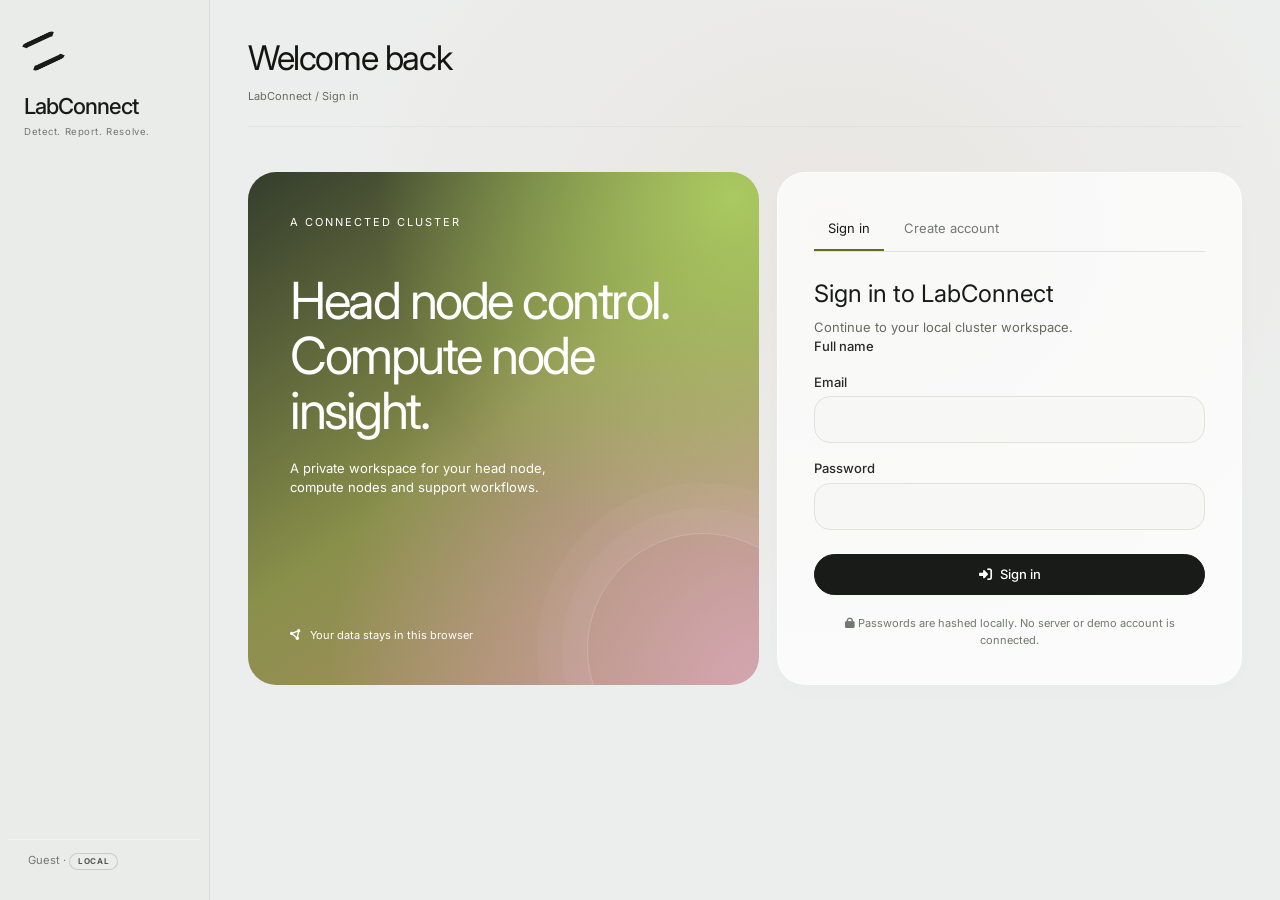
<file: index.html>
﻿<!DOCTYPE html>
<html lang="en">
<head>
    <meta charset="UTF-8" />
    <meta name="viewport" content="width=device-width, initial-scale=1.0" />
    <title>LabConnect Agent — Computer health &amp; fault reporting</title>

    <!-- Font & Icons -->
    <link href="https://fonts.googleapis.com/css2?family=Inter:ital,wght@0,400;0,500;0,600;0,700;1,400&display=swap" rel="stylesheet" />
    <link rel="stylesheet" href="https://cdnjs.cloudflare.com/ajax/libs/font-awesome/6.5.0/css/all.min.css" />

    <link rel="stylesheet" href="assets/css/main.css" />
    <link rel="stylesheet" href="assets/css/agent.css" />
</head>
<body>

<div class="app-container" id="app">

    <!-- ===== SIDEBAR ===== -->
    <aside class="sidebar" id="sidebar">
        <div class="sidebar-brand">
            <h1>Lab<span>Connect</span></h1>
            <div class="tagline">Detect. Report. Resolve.</div>
        </div>

        <nav class="sidebar-nav" id="sidebarNav">
            <!-- filled dynamically -->
        </nav>

        <div class="sidebar-footer">
            <span id="sidebarUser">Guest</span> &middot; <span class="demo-badge">LOCAL</span>
        </div>
    </aside>

    <!-- ===== MAIN ===== -->
    <main class="main-content">
        <!-- Top Bar -->
        <header class="topbar">
            <div class="topbar-left">
                <button class="sidebar-toggle" id="sidebarToggle" aria-label="Toggle sidebar">
                    <i class="fas fa-bars"></i>
                </button>
                <h2 id="pageTitle">Dashboard</h2>
                <div class="breadcrumb" id="pageBreadcrumb">LabConnect / Dashboard</div>
            </div>
            <div class="topbar-right">
                <span class="role-badge" id="roleBadge">Student</span>
                <div class="user-menu" id="userMenu">
                    <span id="userNameDisplay">Student</span>
                    <div class="avatar" id="userAvatar">S</div>
                </div>
                <button class="btn btn-outline btn-sm" id="logoutBtn"><i class="fas fa-sign-out-alt"></i> Logout</button>
            </div>
        </header>

        <!-- ===== PAGES ===== -->
        <div id="pages">
            <!-- content rendered by JS -->
        </div>
    </main>
</div>

<!-- Ordered classic scripts keep the prototype usable without a build step. -->
<script defer src="src/config/constants.js"></script>
<script defer src="src/config/storage-keys.js"></script>
<script defer src="src/state/store.js"></script>
<script defer src="src/utils/format.js"></script>
<script defer src="src/services/reports.js"></script>
<script defer src="src/services/storage.js"></script>
<script defer src="src/services/auth.js"></script>
<script defer src="src/components/status-badge.js"></script>
<script defer src="src/components/navigation.js"></script>
<script defer src="src/components/computer-detail.js"></script>
<script defer src="src/pages/dashboard.js"></script>
<script defer src="src/pages/monitoring.js"></script>
<script defer src="src/pages/my-reports.js"></script>
<script defer src="src/pages/auth.js"></script>
<script defer src="src/pages/onboarding.js"></script>
<script defer src="src/pages/labs.js"></script>
<script defer src="src/pages/report.js"></script>
<script defer src="src/pages/faults.js"></script>
<script defer src="src/pages/computers.js"></script>
<script defer src="src/pages/users.js"></script>
<script defer src="src/pages/analytics.js"></script>
<script defer src="src/router.js"></script>
<script defer src="src/app.js"></script>
</body>
</html>
</file>
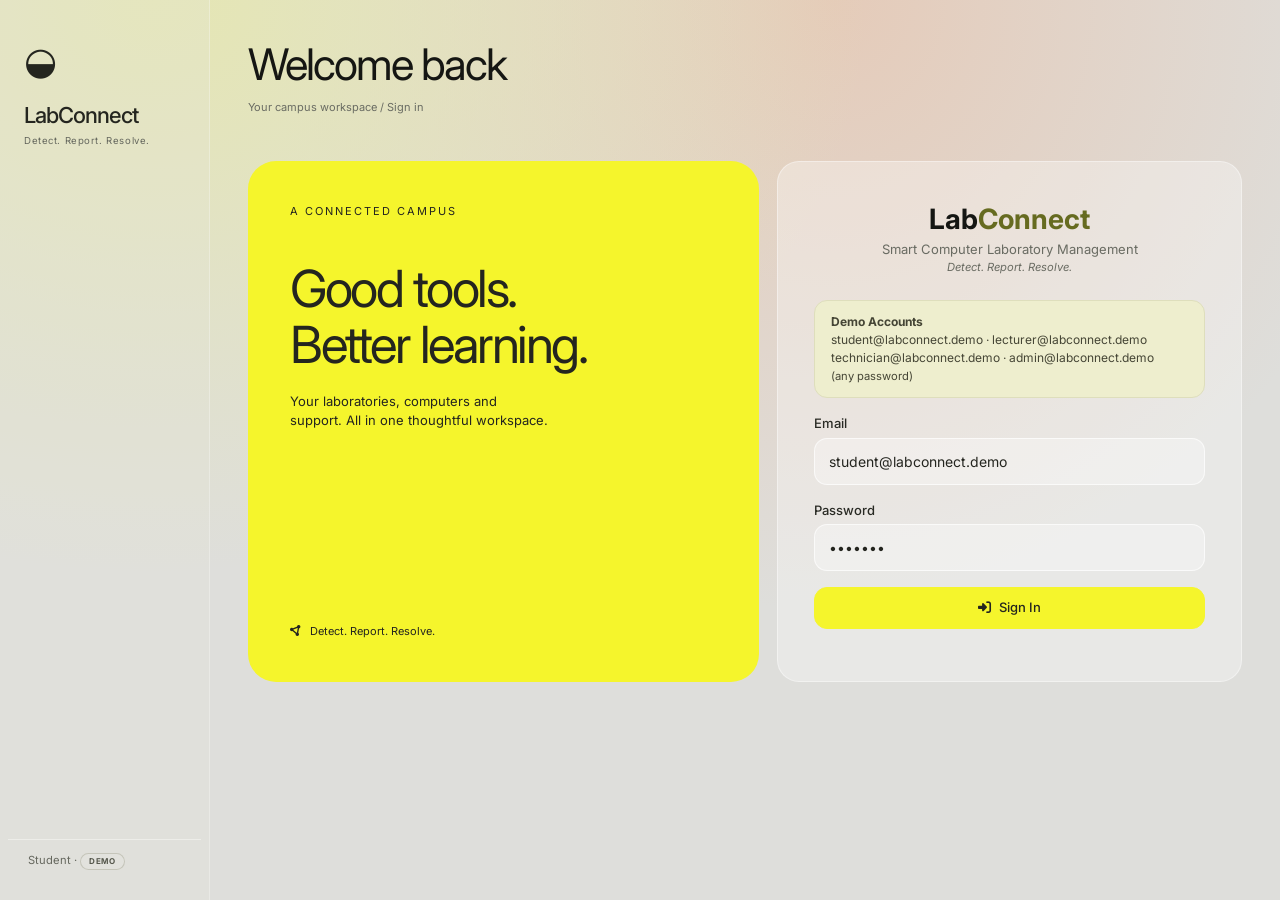
<file: archive/old.html>
<!DOCTYPE html>
<html lang="en">
<head>
    <meta charset="UTF-8" />
    <meta name="viewport" content="width=device-width, initial-scale=1.0" />
    <title>LabConnect – Smart Computer Laboratory Management</title>

    <!-- Font & Icons -->
    <link href="https://fonts.googleapis.com/css2?family=Inter:ital,wght@0,400;0,500;0,600;0,700;1,400&display=swap" rel="stylesheet" />
    <link rel="stylesheet" href="https://cdnjs.cloudflare.com/ajax/libs/font-awesome/6.5.0/css/all.min.css" />

    <style>
        /* ===== RESET & BASE ===== */
        * {
            margin: 0;
            padding: 0;
            box-sizing: border-box;
        }

        body {
            font-family: 'Inter', -apple-system, BlinkMacSystemFont, sans-serif;
            background: #dededb;
            color: #292a24;
            line-height: 1.5;
            min-height: 100vh;
        }

        /* ===== UTILITY ===== */
        .status-badge {
            display: inline-flex;
            align-items: center;
            gap: 0.375rem;
            padding: 0.2rem 0.7rem;
            border-radius: 9999px;
            font-size: 0.7rem;
            font-weight: 600;
            text-transform: uppercase;
            letter-spacing: 0.02em;
        }

        .status-badge .dot {
            width: 0.45rem;
            height: 0.45rem;
            border-radius: 50%;
            display: inline-block;
        }

        .status-badge.healthy { background: #eeefbb; color: #414619; }
        .status-badge.healthy .dot { background: #666b20; }

        .status-badge.warning { background: #ffe0b5; color: #714016; }
        .status-badge.warning .dot { background: #a65b20; }

        .status-badge.critical { background: #ffdbc6; color: #783211; }
        .status-badge.critical .dot { background: #bb521e; }

        .status-badge.offline { background: #e9ecef; color: #495057; }
        .status-badge.offline .dot { background: #6c757d; }

        .status-badge.maintenance { background: #e4e4d4; color: #454535; }
        .status-badge.maintenance .dot { background: #686853; }

        .status-badge.resolved { background: #eeefbb; color: #414619; }
        .status-badge.resolved .dot { background: #666b20; }

        .status-badge.open { background: #ffe0b5; color: #714016; }
        .status-badge.open .dot { background: #a65b20; }

        .status-badge.in-progress { background: #e4e4d4; color: #454535; }
        .status-badge.in-progress .dot { background: #686853; }

        .status-badge.acknowledged { background: #d6d8e7; color: #2d2a5e; }
        .status-badge.acknowledged .dot { background: #666b20; }

        .status-badge.closed { background: #e9ecef; color: #495057; }
        .status-badge.closed .dot { background: #6c757d; }

        .btn {
            display: inline-flex;
            align-items: center;
            gap: 0.5rem;
            padding: 0.5rem 1.1rem;
            border-radius: 0.5rem;
            font-weight: 500;
            font-size: 0.813rem;
            border: none;
            cursor: pointer;
            transition: all 0.15s ease;
            text-decoration: none;
            background: #fff;
            color: #292a24;
            border: 1px solid #e2e8f0;
        }

        .btn:hover { background: #f8f9fa; }

        .btn-primary {
            background: #151613;
            color: #fff;
            border-color: #151613;
        }
        .btn-primary:hover { background: #292a24; border-color: #292a24; }

        .btn-teal {
            background: #666b20;
            color: #fff;
            border-color: #666b20;
        }
        .btn-teal:hover { background: #50551b; border-color: #50551b; }

        .btn-success {
            background: #666b20;
            color: #fff;
            border-color: #666b20;
        }
        .btn-success:hover { background: #1e7e34; border-color: #1e7e34; }

        .btn-danger {
            background: #bb521e;
            color: #fff;
            border-color: #bb521e;
        }
        .btn-danger:hover { background: #c82333; border-color: #c82333; }

        .btn-warning {
            background: #a65b20;
            color: #292a24;
            border-color: #a65b20;
        }
        .btn-warning:hover { background: #e0a800; border-color: #e0a800; }

        .btn-outline {
            background: transparent;
            border-color: #e2e8f0;
        }
        .btn-outline:hover { background: #f8f9fa; }

        .btn-sm { padding: 0.25rem 0.6rem; font-size: 0.7rem; }
        .btn-lg { padding: 0.625rem 1.25rem; font-size: 0.938rem; }

        .card {
            background: #ffffff;
            border-radius: 0.75rem;
            padding: 1.25rem;
            box-shadow: 0 1px 3px rgba(0,0,0,0.06);
            border: 1px solid #eef2f7;
            transition: box-shadow 0.15s ease;
        }
        .card:hover { box-shadow: 0 4px 16px rgba(0,0,0,0.06); }

        .card-title {
            font-size: 0.7rem;
            font-weight: 600;
            text-transform: uppercase;
            letter-spacing: 0.05em;
            color: #696b62;
            margin-bottom: 0.4rem;
        }

        .card-value {
            font-size: 1.625rem;
            font-weight: 700;
            color: #151613;
            line-height: 1.2;
        }

        .card-value .sub {
            font-size: 0.813rem;
            font-weight: 400;
            color: #696b62;
        }

        .section-title {
            font-size: 1.1rem;
            font-weight: 600;
            color: #151613;
            margin-bottom: 1rem;
        }

        .grid-2 { display: grid; grid-template-columns: 1fr 1fr; gap: 1rem; }
        .grid-3 { display: grid; grid-template-columns: repeat(3, 1fr); gap: 1rem; }
        .grid-4 { display: grid; grid-template-columns: repeat(4, 1fr); gap: 1rem; }

        .flex { display: flex; }
        .flex-between { display: flex; justify-content: space-between; align-items: center; }
        .flex-center { display: flex; align-items: center; gap: 0.5rem; }
        .gap-1 { gap: 0.5rem; }
        .gap-2 { gap: 1rem; }
        .gap-3 { gap: 1.5rem; }
        .mt-1 { margin-top: 0.5rem; }
        .mt-2 { margin-top: 1rem; }
        .mt-3 { margin-top: 1.5rem; }
        .mb-1 { margin-bottom: 0.5rem; }
        .mb-2 { margin-bottom: 1rem; }
        .mb-3 { margin-bottom: 1.5rem; }
        .text-center { text-align: center; }
        .text-muted { color: #696b62; }
        .text-sm { font-size: 0.813rem; }
        .text-xs { font-size: 0.7rem; }

        /* ===== SIDEBAR ===== */
        .app-container {
            display: flex;
            min-height: 100vh;
        }

        .sidebar {
            width: 240px;
            background: #151613;
            color: #d4d7e3;
            display: flex;
            flex-direction: column;
            position: fixed;
            top: 0;
            left: 0;
            bottom: 0;
            z-index: 50;
            transition: transform 0.25s ease;
            overflow-y: auto;
        }

        .sidebar-brand {
            padding: 1.25rem 1.25rem 0.75rem 1.25rem;
            border-bottom: 1px solid rgba(255,255,255,0.06);
        }

        .sidebar-brand h1 {
            font-size: 1.125rem;
            font-weight: 700;
            color: #fff;
            letter-spacing: -0.02em;
        }
        .sidebar-brand h1 span {
            color: #666b20;
        }
        .sidebar-brand .tagline {
            font-size: 0.6rem;
            font-weight: 400;
            color: #696b62;
            letter-spacing: 0.06em;
            margin-top: 0.1rem;
        }

        .sidebar-nav {
            flex: 1;
            padding: 0.75rem 0.75rem 1rem;
        }

        .sidebar-nav .nav-label {
            font-size: 0.55rem;
            font-weight: 700;
            text-transform: uppercase;
            letter-spacing: 0.08em;
            color: #5a5f7a;
            padding: 0.75rem 0.75rem 0.25rem;
        }

        .sidebar-nav a {
            display: flex;
            align-items: center;
            gap: 0.625rem;
            padding: 0.5rem 0.75rem;
            border-radius: 0.5rem;
            color: #a8adc7;
            text-decoration: none;
            font-size: 0.813rem;
            font-weight: 500;
            transition: all 0.12s ease;
            margin-bottom: 0.1rem;
        }

        .sidebar-nav a i {
            width: 1.25rem;
            text-align: center;
            font-size: 0.9rem;
            color: #5a5f7a;
        }

        .sidebar-nav a:hover {
            background: rgba(255,255,255,0.05);
            color: #fff;
        }
        .sidebar-nav a:hover i {
            color: #d4d7e3;
        }

        .sidebar-nav a.active {
            background: rgba(14, 165, 233, 0.12);
            color: #fff;
        }
        .sidebar-nav a.active i {
            color: #666b20;
        }

        .sidebar-footer {
            padding: 0.75rem 1.25rem;
            border-top: 1px solid rgba(255,255,255,0.06);
            font-size: 0.7rem;
            color: #5a5f7a;
        }

        /* ===== MAIN CONTENT ===== */
        .main-content {
            flex: 1;
            margin-left: 240px;
            padding: 1.5rem 2rem 2rem;
            min-height: 100vh;
            background: #dededb;
        }

        /* ===== TOP BAR ===== */
        .topbar {
            display: flex;
            justify-content: space-between;
            align-items: center;
            padding-bottom: 1rem;
            border-bottom: 1px solid #eef2f7;
            margin-bottom: 1.5rem;
            flex-wrap: wrap;
            gap: 0.75rem;
        }

        .topbar-left h2 {
            font-size: 1.25rem;
            font-weight: 600;
            color: #151613;
        }
        .topbar-left .breadcrumb {
            font-size: 0.8rem;
            color: #696b62;
        }

        .topbar-right {
            display: flex;
            align-items: center;
            gap: 0.75rem;
        }

        .user-menu {
            display: flex;
            align-items: center;
            gap: 0.5rem;
            padding: 0.25rem 0.5rem 0.25rem 0.75rem;
            border-radius: 9999px;
            background: #fff;
            border: 1px solid #eef2f7;
            cursor: pointer;
            font-size: 0.813rem;
            font-weight: 500;
        }
        .user-menu .avatar {
            width: 2rem;
            height: 2rem;
            border-radius: 50%;
            background: #666b20;
            color: #fff;
            display: flex;
            align-items: center;
            justify-content: center;
            font-weight: 600;
            font-size: 0.7rem;
        }

        .role-badge {
            font-size: 0.55rem;
            font-weight: 700;
            text-transform: uppercase;
            letter-spacing: 0.06em;
            padding: 0.15rem 0.6rem;
            border-radius: 9999px;
            background: #151613;
            color: #fff;
        }

        /* ===== RESPONSIVE ===== */
        .sidebar-toggle {
            display: none;
            background: none;
            border: none;
            font-size: 1.25rem;
            color: #292a24;
            cursor: pointer;
            padding: 0.25rem;
        }

        @media (max-width: 992px) {
            .grid-4 { grid-template-columns: repeat(2, 1fr); }
        }

        @media (max-width: 768px) {
            .sidebar {
                transform: translateX(-100%);
                width: 280px;
            }
            .sidebar.open { transform: translateX(0); }
            .main-content { margin-left: 0; padding: 1rem; }
            .sidebar-toggle { display: block; }
            .grid-2, .grid-3, .grid-4 { grid-template-columns: 1fr; }
            .topbar { flex-direction: column; align-items: stretch; }
            .topbar-right { justify-content: flex-end; }
        }

        @media (max-width: 480px) {
            .main-content { padding: 0.75rem; }
            .card { padding: 0.875rem; }
            .card-value { font-size: 1.25rem; }
        }

        /* ===== PAGE CONTENT (dynamic) ===== */
        .page { display: none; }
        .page.active { display: block; }

        /* ===== LAB MAP ===== */
        .computer-grid {
            display: grid;
            grid-template-columns: repeat(auto-fill, minmax(105px, 1fr));
            gap: 0.75rem;
        }

        .computer-tile {
            background: #fff;
            border: 1px solid #eef2f7;
            border-radius: 0.5rem;
            padding: 0.625rem 0.4rem;
            text-align: center;
            cursor: pointer;
            transition: all 0.15s ease;
        }
        .computer-tile:hover {
            border-color: #666b20;
            transform: translateY(-2px);
            box-shadow: 0 4px 12px rgba(0,0,0,0.05);
        }
        .computer-tile .pc-id {
            font-weight: 600;
            font-size: 0.75rem;
            color: #151613;
        }
        .computer-tile .pc-status {
            font-size: 0.6rem;
            color: #696b62;
            display: flex;
            align-items: center;
            justify-content: center;
            gap: 0.25rem;
            margin-top: 0.15rem;
        }
        .computer-tile .pc-status .dot-sm {
            width: 0.4rem;
            height: 0.4rem;
            border-radius: 50%;
            display: inline-block;
        }

        .computer-tile.healthy { border-left: 3px solid #666b20; }
        .computer-tile.warning { border-left: 3px solid #a65b20; }
        .computer-tile.critical { border-left: 3px solid #bb521e; }
        .computer-tile.offline { border-left: 3px solid #6c757d; background: #f8f9fa; }
        .computer-tile.maintenance { border-left: 3px solid #686853; }

        /* ===== TABLES ===== */
        .table-wrap { overflow-x: auto; }
        table { width: 100%; border-collapse: collapse; font-size: 0.813rem; }
        th { 
            text-align: left; 
            padding: 0.6rem 0.75rem; 
            font-weight: 600; 
            color: #696b62; 
            border-bottom: 1px solid #eef2f7; 
            font-size: 0.65rem; 
            text-transform: uppercase; 
            letter-spacing: 0.05em; 
        }
        td { padding: 0.6rem 0.75rem; border-bottom: 1px solid #f5f6fa; }
        tr:hover td { background: #fafbfc; }

        /* ===== FORMS ===== */
        .form-group { margin-bottom: 1rem; }
        .form-group label { display: block; font-weight: 500; font-size: 0.813rem; margin-bottom: 0.25rem; color: #292a24; }
        .form-group .hint { font-size: 0.7rem; color: #696b62; font-weight: 400; }
        .form-control {
            width: 100%;
            padding: 0.5rem 0.75rem;
            border: 1px solid #e2e8f0;
            border-radius: 0.5rem;
            font-size: 0.875rem;
            font-family: inherit;
            transition: border-color 0.15s ease;
            background: #fff;
        }
        .form-control:focus { outline: none; border-color: #666b20; box-shadow: 0 0 0 3px rgba(14,165,233,0.08); }
        select.form-control { appearance: auto; }

        .alert {
            padding: 0.75rem 1rem;
            border-radius: 0.5rem;
            font-size: 0.813rem;
            margin-bottom: 1rem;
        }
        .alert-info { background: #eeeece; color: #454535; border: 1px solid #dedebc; }
        .alert-success { background: #eeefbb; color: #414619; border: 1px solid #b8dfc5; }
        .alert-warning { background: #ffe0b5; color: #714016; border: 1px solid #fae8a6; }
        .alert-danger { background: #ffdbc6; color: #783211; border: 1px solid #f5c6cb; }

        /* ===== DEMO BADGE ===== */
        .demo-badge {
            display: inline-block;
            font-size: 0.5rem;
            font-weight: 700;
            text-transform: uppercase;
            letter-spacing: 0.08em;
            padding: 0.1rem 0.5rem;
            border-radius: 9999px;
            background: rgba(255,255,255,0.06);
            color: #5a5f7a;
            border: 1px solid rgba(255,255,255,0.06);
        }

        /* ===== STATS ROW (like reference) ===== */
        .stats-row {
            display: grid;
            grid-template-columns: repeat(auto-fit, minmax(180px, 1fr));
            gap: 1rem;
            margin-bottom: 1.5rem;
        }

        .stat-card {
            background: #fff;
            border-radius: 0.75rem;
            padding: 1rem 1.25rem;
            border: 1px solid #eef2f7;
            box-shadow: 0 1px 3px rgba(0,0,0,0.04);
        }
        .stat-card .stat-label {
            font-size: 0.7rem;
            font-weight: 600;
            text-transform: uppercase;
            letter-spacing: 0.04em;
            color: #696b62;
        }
        .stat-card .stat-value {
            font-size: 1.5rem;
            font-weight: 700;
            color: #151613;
        }
        .stat-card .stat-change {
            font-size: 0.7rem;
            font-weight: 500;
        }
        .stat-card .stat-change.up { color: #666b20; }
        .stat-card .stat-change.down { color: #bb521e; }

        /* scroll */
        .sidebar::-webkit-scrollbar { width: 3px; }
        .sidebar::-webkit-scrollbar-track { background: transparent; }
        .sidebar::-webkit-scrollbar-thumb { background: #2a2f4a; border-radius: 9999px; }

        /* Reference palette: citrus, apricot, charcoal and warm frosted gray. */
        :root { --citrus:#f5f52c; --apricot:#ff934c; --ink:#24251f; --muted:#65675e; --glass:rgba(255,255,255,.32); }
        body { background: radial-gradient(ellipse at 12% 0%, #e5e6b3 0, transparent 45%), radial-gradient(ellipse at 65% 0%, #e5cbb9 0, transparent 48%), #dededb; color:var(--ink); }
        button,input,select,textarea { font:inherit; }
        button:focus-visible,a:focus-visible { outline:3px solid #666b20; outline-offset:4px; }
        .sidebar { width:210px; background:rgba(231,231,217,.28); color:var(--ink); border-right:1px solid #ffffff45; padding:18px 8px; }
        .sidebar-brand { padding:18px 16px 30px; border:0; }
        .sidebar-brand h1 { color:var(--ink); font-size:22px; font-weight:500; letter-spacing:-1px; }
        .sidebar-brand h1::before { content:'◒'; display:block; font-size:38px; line-height:1.3; margin-bottom:14px; }
        .sidebar-brand h1 span { color:var(--ink); }
        .sidebar-brand .tagline,.sidebar-footer,.sidebar-nav .nav-label { color:var(--muted); }
        .sidebar-nav a { color:#52544b; padding:13px 14px; border-radius:15px; margin-bottom:6px; font-size:12px; }
        .sidebar-nav a i,.sidebar-nav a.active i { color:var(--ink); }
        .sidebar-nav a:hover,.sidebar-nav a.active { background:#ffffffa8; color:var(--ink); }
        .sidebar-nav a:hover i { color:var(--ink); }
        .sidebar-footer { border-color:#ffffff66; }
        .demo-badge { color:#55574c; border-color:#898b7255; }
        .main-content { margin-left:210px; padding:38px 38px 48px; background:transparent; min-width:0; }
        .topbar { border:0; margin-bottom:30px; padding:0; }
        .topbar-left h2 { font-size:clamp(30px,3.4vw,48px); font-weight:400; letter-spacing:-2px; line-height:1.2; }
        .topbar-left .breadcrumb { font-size:11px; margin-top:9px; }
        .user-menu { background:var(--glass); border-color:#ffffff88; border-radius:16px; padding:8px 10px 8px 15px; font-size:12px; cursor:default; }
        .user-menu .avatar { background:var(--ink); color:var(--citrus); }
        .role-badge { background:#ffffff65; color:var(--ink); padding:7px 10px; }
        .btn { border-radius:13px; padding:10px 16px; background:var(--glass); border-color:#ffffff88; color:var(--ink); }
        .btn:hover { background:#ffffffa6; transform:translateY(-1px); }
        .btn-primary,.btn-teal,.btn-success { background:var(--citrus); border-color:var(--citrus); color:var(--ink); }
        .btn-primary:hover,.btn-teal:hover,.btn-success:hover { background:#e8e927; border-color:#e8e927; }
        .btn-warning,.btn-danger { background:var(--apricot); color:var(--ink); border-color:var(--apricot); }
        .btn-sm { padding:7px 11px; }
        .card,.stat-card { background:var(--glass); border:1px solid #ffffff66; border-radius:22px; box-shadow:none; padding:23px; }
        .card:hover { box-shadow:0 8px 24px #33351a08; }
        .section-title { font-weight:500; font-size:18px; letter-spacing:-.5px; margin:25px 0 16px; }
        .stats-row { gap:12px; grid-template-columns:repeat(3,minmax(0,1fr)); }
        .stat-card .stat-label { text-transform:none; letter-spacing:0; color:#505248; font-weight:400; }
        .stat-card .stat-value { font-weight:400; font-size:34px; color:var(--ink)!important; }
        .status-badge { text-transform:none; font-weight:500; letter-spacing:0; font-size:10px; padding:5px 9px; }
        .table-wrap { border-radius:20px; background:#ffffff17; padding:8px 12px; }
        th { text-transform:none; letter-spacing:0; font-weight:400; font-size:11px; border-color:#ffffff55; padding:16px 12px; }
        td { padding:18px 12px; border-color:#ffffff35; font-size:12px; }
        tr:hover td { background:#ffffff35; }
        .form-control { background:#ffffff55; border-color:#ffffffaa; border-radius:13px; padding:12px 14px; color:var(--ink); }
        .form-control:focus { border-color:#686b30; box-shadow:0 0 0 3px #686b3015; }
        .computer-tile { background:#ffffff66; border-radius:15px; padding:16px 8px; }
        .overview { display:grid; grid-template-columns:1fr 1fr 1fr; gap:14px; margin-bottom:25px; }
        .overview-card { border-radius:25px; padding:24px; position:relative; overflow:hidden; min-height:230px; }
        .overview-card h3 { font-size:14px; font-weight:400; }
        .overview-card .metric { font-size:62px; font-weight:400; letter-spacing:-4px; margin-top:20px; line-height:1.15; position:relative; z-index:1; }
        .overview-card p { font-size:11px; margin-top:8px; position:relative; z-index:1; }
        .overview-card.citrus { background:var(--citrus); }
        .overview-card.apricot { background:var(--apricot); }
        .overview-card.dark { background:#151613; color:#f1f1e8; display:flex; flex-direction:column; align-items:flex-start; }
        .overview-card.dark h3 { color:#c5c6ba; }
        .overview-card.dark strong { font-size:27px; font-weight:400; letter-spacing:-1px; margin-top:22px; line-height:1.2; }
        .overview-card.dark .btn { margin-top:auto; font-size:11px; }
        .mini-bars { position:absolute; right:20px; bottom:0; display:flex; align-items:flex-end; gap:7px; height:105px; opacity:.8; }
        .mini-bars span { width:26px; height:35%; background:repeating-linear-gradient(45deg, #292a24 0 2px, transparent 2px 5px); border-radius:9px 9px 0 0; }
        .mini-bars span:nth-child(2) { height:65%; } .mini-bars span:nth-child(3) { height:100%; background:linear-gradient(#292a24,transparent); }
        .overview-card.apricot::after { content:''; position:absolute; width:140px; height:140px; border:28px solid #292a2422; border-top-color:#292a24; border-radius:50%; right:-30px; bottom:-35px; transform:rotate(-25deg); }
        .login-layout { display:grid; grid-template-columns:1.1fr 1fr; max-width:1000px; margin:45px auto; gap:18px; align-items:stretch; }
        .login-story { background:var(--citrus); border-radius:28px; padding:42px; display:flex; flex-direction:column; position:relative; overflow:hidden; }
        .login-story .eyebrow { font-size:11px; letter-spacing:2px; text-transform:uppercase; }
        .login-story h2 { font-size:clamp(34px,4vw,56px); line-height:1.08; font-weight:400; letter-spacing:-2.5px; margin:42px 0 20px; }
        .login-story p { font-size:13px; max-width:260px; }
        .login-story .story-footer { margin-top:auto; padding-top:60px; font-size:11px; }
        .login-layout > .card { padding:36px!important; }
        body.signed-out .topbar-right { display:none; }
        .alert { border-radius:13px; }
        @media(min-width:1500px) { .main-content { padding-left:60px; padding-right:60px; } }
        @media(max-width:1100px) { .main-content { padding:28px 24px; } .overview-card { padding:20px; } .login-story { padding:28px; } }
        @media(max-width:768px) { .sidebar { width:240px; background:#e4e4d7; } .main-content { margin-left:0; padding:24px 18px; } .topbar-left { position:relative; padding-left:36px; } .sidebar-toggle { position:absolute; left:0; top:7px; } .topbar-right { flex-wrap:wrap; justify-content:flex-start; } .overview { grid-template-columns:1fr; } .overview-card { min-height:200px; } .stats-row { grid-template-columns:repeat(2,minmax(0,1fr)); } .login-layout { grid-template-columns:1fr; margin:20px auto; } .login-story .story-footer { padding-top:30px; } .grid-2 .flex-between { flex-wrap:wrap; gap:10px; } }
        @media(prefers-reduced-motion:reduce) { *,*::before,*::after { transition:none!important; scroll-behavior:auto!important; } }

    </style>
</head>
<body>

<div class="app-container" id="app">

    <!-- ===== SIDEBAR ===== -->
    <aside class="sidebar" id="sidebar">
        <div class="sidebar-brand">
            <h1>Lab<span>Connect</span></h1>
            <div class="tagline">Detect. Report. Resolve.</div>
        </div>

        <nav class="sidebar-nav" id="sidebarNav">
            <!-- filled dynamically -->
        </nav>

        <div class="sidebar-footer">
            <span id="sidebarUser">Student</span> &middot; <span class="demo-badge">DEMO</span>
        </div>
    </aside>

    <!-- ===== MAIN ===== -->
    <main class="main-content">
        <!-- Top Bar -->
        <header class="topbar">
            <div class="topbar-left">
                <button class="sidebar-toggle" id="sidebarToggle" aria-label="Toggle sidebar">
                    <i class="fas fa-bars"></i>
                </button>
                <h2 id="pageTitle">Dashboard</h2>
                <div class="breadcrumb" id="pageBreadcrumb">LabConnect / Dashboard</div>
            </div>
            <div class="topbar-right">
                <span class="role-badge" id="roleBadge">Student</span>
                <div class="user-menu" id="userMenu">
                    <span id="userNameDisplay">Student</span>
                    <div class="avatar" id="userAvatar">S</div>
                </div>
                <button class="btn btn-outline btn-sm" id="logoutBtn"><i class="fas fa-sign-out-alt"></i> Logout</button>
            </div>
        </header>

        <!-- ===== PAGES ===== -->
        <div id="pages">
            <!-- content rendered by JS -->
        </div>
    </main>
</div>

<script>
// ============================================================
//  DATA
// ============================================================

const LABS = [
    { id: 1, name: 'Computer Lab 1', building: 'Science Block', room: 'F001', total: 20 },
    { id: 2, name: 'Computer Lab 2', building: 'Science Block', room: 'F002', total: 20 },
    { id: 3, name: 'Computer Lab 3', building: 'Engineering Wing', room: 'E101', total: 20 },
    { id: 4, name: 'Computer Lab 4', building: 'Engineering Wing', room: 'E102', total: 20 },
];

const STATUSES = ['HEALTHY', 'WARNING', 'FAULT_REPORTED', 'UNDER_MAINTENANCE', 'OFFLINE'];
const STATUS_MAP = {
    HEALTHY: { label: 'Healthy', cls: 'healthy', icon: 'fa-check-circle', color: '#666b20' },
    WARNING: { label: 'Warning', cls: 'warning', icon: 'fa-triangle-exclamation', color: '#a65b20' },
    FAULT_REPORTED: { label: 'Faulty', cls: 'critical', icon: 'fa-circle-exclamation', color: '#bb521e' },
    UNDER_MAINTENANCE: { label: 'Maintenance', cls: 'maintenance', icon: 'fa-tools', color: '#686853' },
    OFFLINE: { label: 'Offline', cls: 'offline', icon: 'fa-power-off', color: '#6c757d' },
};

const FAULT_TYPES = [
    'Computer Not Starting',
    'Network Problem',
    'Internet Problem',
    'Keyboard Problem',
    'Mouse Problem',
    'Monitor/Display Problem',
    'Login Problem',
    'Software Problem',
    'Slow Computer',
    'Physical Damage',
    'Other'
];

const FAULT_SOURCES = ['MANUAL', 'AUTO'];
const FAULT_STATUSES = ['OPEN', 'ACKNOWLEDGED', 'IN_PROGRESS', 'RESOLVED', 'CLOSED'];

let users = [
    { id: 1, name: 'Student User', email: 'student@labconnect.demo', role: 'STUDENT', initials: 'S' },
    { id: 2, name: 'Lecturer User', email: 'lecturer@labconnect.demo', role: 'LECTURER', initials: 'L' },
    { id: 3, name: 'Technician User', email: 'technician@labconnect.demo', role: 'TECHNICIAN', initials: 'T' },
    { id: 4, name: 'Admin User', email: 'admin@labconnect.demo', role: 'ADMIN', initials: 'A' },
];

// Generate computers
let computers = [];
let computerId = 1;
LABS.forEach(lab => {
    for (let i = 1; i <= lab.total; i++) {
        const num = String(i).padStart(2, '0');
        const status = STATUSES[Math.floor(Math.random() * 3)];
        computers.push({
            id: computerId++,
            labId: lab.id,
            number: `PC-${num}`,
            hostname: `LAB${lab.id}-PC${num}`,
            ip: `192.168.${lab.id}.${i}`,
            os: 'Windows 11 Pro',
            status: status,
            lastSeen: new Date().toISOString(),
            cpu: Math.round(20 + Math.random() * 50),
            ram: Math.round(30 + Math.random() * 50),
            disk: Math.round(40 + Math.random() * 50),
            network: 'CONNECTED',
            internet: 'CONNECTED',
            agent: 'ONLINE',
        });
    }
});

// Fault reports
let faults = [];
let faultId = 1;

function createFault(computerId, type, description, source, reporterId, priority = 'MEDIUM') {
    const computer = computers.find(c => c.id === computerId);
    if (!computer) return null;
    const lab = LABS.find(l => l.id === computer.labId);
    const report = {
        id: faultId++,
        computerId,
        labId: computer.labId,
        computerNumber: computer.number,
        labName: lab ? lab.name : 'Unknown',
        faultType: type,
        description: description,
        source: source,
        priority: priority,
        status: 'OPEN',
        reportedBy: reporterId,
        assignedTechnician: null,
        reportedAt: new Date().toISOString(),
        resolvedAt: null,
        notes: [],
        history: [{ status: 'OPEN', at: new Date().toISOString(), by: reporterId }]
    };
    faults.push(report);
    if (source === 'AUTO' || type.includes('Network') || type.includes('Internet')) {
        computer.status = 'WARNING';
    } else {
        computer.status = 'FAULT_REPORTED';
    }
    return report;
}

// Seed faults
function seedFaults() {
    const comps = computers.slice(0, 30);
    comps.forEach((c, idx) => {
        if (idx % 5 === 0) {
            const type = FAULT_TYPES[idx % FAULT_TYPES.length];
            const source = idx % 3 === 0 ? 'AUTO' : 'MANUAL';
            const reporter = source === 'AUTO' ? 0 : (idx % 2 === 0 ? 1 : 2);
            const statuses = ['OPEN', 'ACKNOWLEDGED', 'IN_PROGRESS', 'RESOLVED', 'RESOLVED'];
            const f = createFault(c.id, type, `Sample ${source.toLowerCase()} fault on ${c.number}`, source, reporter);
            if (f) {
                const st = statuses[idx % statuses.length];
                if (st !== 'OPEN') {
                    f.status = st;
                    f.history.push({ status: st, at: new Date(Date.now() - 3600000 * idx).toISOString(), by: reporter });
                }
            }
        }
    });
}
seedFaults();

// ============================================================
//  STATE
// ============================================================

let currentUser = null;
let currentPage = 'dashboard';
let selectedLabId = null;
let selectedComputerId = null;

// ============================================================
//  RENDER FUNCTIONS
// ============================================================

function getStatusInfo(status) {
    return STATUS_MAP[status] || STATUS_MAP.HEALTHY;
}

function getStatusBadge(status) {
    const info = getStatusInfo(status);
    return `<span class="status-badge ${info.cls}"><span class="dot"></span> ${info.label}</span>`;
}

function getFaultStatusBadge(status) {
    const cls = status.toLowerCase().replace('_', '-');
    return `<span class="status-badge ${cls}"><span class="dot"></span> ${status.replace('_', ' ')}</span>`;
}

function getUserName(id) {
    if (id === 0) return 'System';
    const u = users.find(u => u.id === id);
    return u ? u.name : 'Unknown';
}

function renderSidebar() {
    const nav = document.getElementById('sidebarNav');
    if (!currentUser) return;
    const role = currentUser.role;
    let items = [];

    const common = [
        { id: 'dashboard', label: 'Dashboard', icon: 'fa-gauge-high' },
    ];

    if (role === 'STUDENT') {
        items = [
            ...common,
            { id: 'labs', label: 'Laboratories', icon: 'fa-flask' },
            { id: 'myreports', label: 'My Reports', icon: 'fa-list' },
            { id: 'report', label: 'Report Problem', icon: 'fa-circle-exclamation' },
        ];
    } else if (role === 'LECTURER') {
        items = [
            ...common,
            { id: 'labs', label: 'Laboratories', icon: 'fa-flask' },
            { id: 'report', label: 'Report Problem', icon: 'fa-circle-exclamation' },
            { id: 'myreports', label: 'Reports', icon: 'fa-list' },
        ];
    } else if (role === 'TECHNICIAN') {
        items = [
            ...common,
            { id: 'labs', label: 'Laboratories', icon: 'fa-flask' },
            { id: 'faults', label: 'Fault Management', icon: 'fa-bug' },
            { id: 'monitoring', label: 'Monitoring', icon: 'fa-heart-pulse' },
        ];
    } else if (role === 'ADMIN') {
        items = [
            ...common,
            { id: 'labs', label: 'Laboratories', icon: 'fa-flask' },
            { id: 'computers', label: 'Computers', icon: 'fa-desktop' },
            { id: 'users', label: 'Users', icon: 'fa-users' },
            { id: 'analytics', label: 'Analytics', icon: 'fa-chart-simple' },
            { id: 'faults', label: 'Faults', icon: 'fa-bug' },
        ];
    }

    let html = '';
    html += `<div class="nav-label">${role} Dashboard</div>`;
    items.forEach(item => {
        const active = currentPage === item.id ? 'active' : '';
        html += `<a href="#" data-page="${item.id}" class="${active}"><i class="fas ${item.icon}"></i> ${item.label}</a>`;
    });

    nav.innerHTML = html;

    nav.querySelectorAll('a[data-page]').forEach(el => {
        el.addEventListener('click', (e) => {
            e.preventDefault();
            const page = el.dataset.page;
            navigateTo(page);
        });
    });

    document.getElementById('sidebarUser').textContent = currentUser.name;
    document.getElementById('roleBadge').textContent = currentUser.role;
    document.getElementById('userNameDisplay').textContent = currentUser.name;
    document.getElementById('userAvatar').textContent = currentUser.initials;
}

function navigateTo(page, data = null) {
    document.body.classList.remove('signed-out');
    currentPage = page;
    document.querySelectorAll('.sidebar-nav a[data-page]').forEach(el => {
        el.classList.toggle('active', el.dataset.page === page);
    });

    const titles = {
        dashboard: 'Dashboard',
        labs: 'Laboratories',
        myreports: 'My Reports',
        report: 'Report a Problem',
        faults: 'Fault Management',
        monitoring: 'Monitoring',
        computers: 'Computer Management',
        users: 'User Management',
        analytics: 'Analytics & Reports',
    };
    document.getElementById('pageTitle').textContent = titles[page] || page;
    document.getElementById('pageBreadcrumb').textContent = `LabConnect / ${titles[page] || page}`;

    const container = document.getElementById('pages');
    if (page === 'dashboard') renderDashboard(container);
    else if (page === 'labs') renderLabs(container);
    else if (page === 'myreports') renderMyReports(container);
    else if (page === 'report') renderReportForm(container);
    else if (page === 'faults') renderFaults(container);
    else if (page === 'monitoring') renderMonitoring(container);
    else if (page === 'computers') renderComputers(container);
    else if (page === 'users') renderUsers(container);
    else if (page === 'analytics') renderAnalytics(container);
    else container.innerHTML = `<div class="alert alert-info">Page: ${page} — coming soon.</div>`;
}

// ============================================================
//  DASHBOARD
// ============================================================

function renderDashboard(container) {
    const role = currentUser.role;
    const total = computers.length;
    const healthy = computers.filter(c => c.status === 'HEALTHY').length;
    const faulty = computers.filter(c => c.status === 'FAULT_REPORTED').length;
    const warning = computers.filter(c => c.status === 'WARNING').length;
    const offline = computers.filter(c => c.status === 'OFFLINE').length;
    const maintenance = computers.filter(c => c.status === 'UNDER_MAINTENANCE').length;
    const openFaults = faults.filter(f => f.status !== 'RESOLVED' && f.status !== 'CLOSED').length;

    let html = `
        <div class="overview">
            <section class="overview-card citrus"><h3>Computer availability <i class="fas fa-desktop" style="float:right" aria-hidden="true"></i></h3><div class="metric">${healthy}<span style="font-size:18px;letter-spacing:0"> / ${total}</span></div><p>Healthy computers, ready to use</p><div class="mini-bars" aria-hidden="true"><span></span><span></span><span></span></div></section>
            <section class="overview-card apricot"><h3>Needs attention <i class="fas fa-sliders" style="float:right" aria-hidden="true"></i></h3><div class="metric">${warning + faulty}</div><p>${warning} warnings &middot; ${faulty} reported faults</p></section>
            <section class="overview-card dark"><h3>Your workspace</h3><strong>A better lab day<br>starts here.</strong><p>Find a computer and keep your lab connected.</p><button class="btn btn-teal" onclick="navigateTo('labs')">Explore laboratories <i class="fas fa-arrow-up-right-from-square" aria-hidden="true"></i></button></section>
        </div>
        <div class="stats-row">
            <div class="stat-card"><div class="stat-label">Open fault reports</div><div class="stat-value">${openFaults}</div></div>
            <div class="stat-card"><div class="stat-label">Offline computers</div><div class="stat-value">${offline}</div></div>
            <div class="stat-card"><div class="stat-label">Under maintenance</div><div class="stat-value">${maintenance}</div></div>
        </div>
    `;

    // Laboratories summary
    html += `<h3 class="section-title">Laboratory Health</h3><div class="grid-2">`;
    LABS.forEach(lab => {
        const labComps = computers.filter(c => c.labId === lab.id);
        const totalL = labComps.length;
        const healthyL = labComps.filter(c => c.status === 'HEALTHY').length;
        const pct = totalL ? Math.round(healthyL / totalL * 100) : 0;
        const faultyL = labComps.filter(c => c.status === 'FAULT_REPORTED' || c.status === 'WARNING').length;
        const offlineL = labComps.filter(c => c.status === 'OFFLINE').length;
        html += `
            <div class="card" style="cursor:pointer;" onclick="navigateTo('labs')">
                <div class="flex-between">
                    <div><strong>${lab.name}</strong> <span class="text-muted text-sm">${lab.building}, ${lab.room}</span></div>
                    <span class="status-badge ${pct > 90 ? 'healthy' : pct > 70 ? 'warning' : 'critical'}">
                        <span class="dot"></span> ${pct}% Healthy
                    </span>
                </div>
                <div class="flex gap-2 mt-1 text-sm">
                    <span>🟢 ${healthyL} Available</span>
                    <span>🟠 ${faultyL} Faulty</span>
                    <span>⚪ ${offlineL} Offline</span>
                </div>
                <div class="text-xs text-muted mt-1">${totalL} computers</div>
            </div>
        `;
    });
    html += `</div>`;

    // Recent faults
    html += `<h3 class="section-title mt-3">Recent Fault Reports</h3><div class="table-wrap">`;
    html += `<table><thead><tr><th>ID</th><th>Computer</th><th>Lab</th><th>Problem</th><th>Status</th><th>Source</th></tr></thead><tbody>`;
    faults.slice(0, 6).forEach(f => {
        html += `<tr>
            <td>#${f.id}</td>
            <td>${f.computerNumber}</td>
            <td>${f.labName}</td>
            <td>${f.faultType}</td>
            <td>${getFaultStatusBadge(f.status)}</td>
            <td><span class="text-xs">${f.source}</span></td>
        </tr>`;
    });
    html += `</tbody></table></div>`;

    container.innerHTML = html;
}

// ============================================================
//  LABS (with computer map)
// ============================================================

function renderLabs(container) {
    if (selectedLabId) {
        renderLabDetail(container);
        return;
    }

    let html = `<h3 class="section-title">All Laboratories</h3><div class="grid-2">`;
    LABS.forEach(lab => {
        const labComps = computers.filter(c => c.labId === lab.id);
        const totalL = labComps.length;
        const healthyL = labComps.filter(c => c.status === 'HEALTHY').length;
        const pct = totalL ? Math.round(healthyL / totalL * 100) : 0;
        const faultyL = labComps.filter(c => c.status === 'FAULT_REPORTED' || c.status === 'WARNING').length;
        const offlineL = labComps.filter(c => c.status === 'OFFLINE').length;
        html += `
            <div class="card" style="cursor:pointer;" onclick="selectLab(${lab.id})">
                <div class="flex-between">
                    <div><strong>${lab.name}</strong> <span class="text-muted text-sm">${lab.building}, ${lab.room}</span></div>
                    <span class="status-badge ${pct > 90 ? 'healthy' : pct > 70 ? 'warning' : 'critical'}">
                        <span class="dot"></span> ${pct}% Health
                    </span>
                </div>
                <div class="flex gap-2 mt-1 text-sm">
                    <span>🟢 ${healthyL} Available</span>
                    <span>🟠 ${faultyL} Faulty</span>
                    <span>⚪ ${offlineL} Offline</span>
                </div>
                <div class="text-xs text-muted mt-1">${totalL} computers</div>
                <button class="btn btn-sm btn-teal mt-1" onclick="event.stopPropagation();selectLab(${lab.id})">View Lab <i class="fas fa-arrow-right"></i></button>
            </div>
        `;
    });
    html += `</div>`;
    container.innerHTML = html;
}

function selectLab(labId) {
    selectedLabId = labId;
    selectedComputerId = null;
    navigateTo('labs');
}

function renderLabDetail(container) {
    const lab = LABS.find(l => l.id === selectedLabId);
    if (!lab) { selectedLabId = null; renderLabs(container); return; }

    const labComps = computers.filter(c => c.labId === lab.id);
    const healthyL = labComps.filter(c => c.status === 'HEALTHY').length;
    const pct = labComps.length ? Math.round(healthyL / labComps.length * 100) : 0;

    let html = `
        <div class="flex-between mb-2">
            <div>
                <h3 class="section-title" style="margin-bottom:0;">${lab.name}</h3>
                <span class="text-muted text-sm">${lab.building}, ${lab.room} &middot; ${labComps.length} computers &middot; ${pct}% healthy</span>
            </div>
            <div>
                <button class="btn btn-sm btn-outline" onclick="selectedLabId=null;navigateTo('labs')"><i class="fas fa-arrow-left"></i> Back</button>
            </div>
        </div>
        <div class="flex gap-2 mb-2" style="flex-wrap:wrap;">
            <span class="status-badge healthy"><span class="dot"></span> Healthy</span>
            <span class="status-badge warning"><span class="dot"></span> Warning</span>
            <span class="status-badge critical"><span class="dot"></span> Faulty</span>
            <span class="status-badge maintenance"><span class="dot"></span> Maintenance</span>
            <span class="status-badge offline"><span class="dot"></span> Offline</span>
        </div>
        <div class="computer-grid">
    `;

    labComps.forEach(c => {
        const info = getStatusInfo(c.status);
        html += `
            <div class="computer-tile ${info.cls}" onclick="selectComputer(${c.id})">
                <div class="pc-id">${c.number}</div>
                <div class="pc-status"><span class="dot-sm" style="background:${info.color};"></span> ${info.label}</div>
                <div class="text-xs text-muted">${c.hostname}</div>
            </div>
        `;
    });

    html += `</div>`;

    if (selectedComputerId) {
        const comp = computers.find(c => c.id === selectedComputerId);
        if (comp) {
            html += renderComputerDetail(comp);
        }
    }

    container.innerHTML = html;
}

function selectComputer(compId) {
    selectedComputerId = compId;
    navigateTo('labs');
}

function renderComputerDetail(comp) {
    const lab = LABS.find(l => l.id === comp.labId);
    const compFaults = faults.filter(f => f.computerId === comp.id);
    const info = getStatusInfo(comp.status);

    let html = `
        <div class="card mt-3" style="border-left:4px solid ${info.color};">
            <div class="flex-between">
                <div>
                    <h4 style="font-size:1rem;font-weight:600;">${comp.number} <span class="text-muted text-sm">${comp.hostname}</span></h4>
                    <div class="text-sm text-muted">${lab ? lab.name : ''} &middot; IP: ${comp.ip} &middot; ${comp.os}</div>
                </div>
                <div>${getStatusBadge(comp.status)}</div>
            </div>
            <div class="grid-3 mt-2">
                <div><span class="text-muted text-xs">CPU</span><br><strong>${comp.cpu}%</strong></div>
                <div><span class="text-muted text-xs">RAM</span><br><strong>${comp.ram}%</strong></div>
                <div><span class="text-muted text-xs">Disk</span><br><strong>${comp.disk}%</strong></div>
            </div>
            <div class="flex gap-2 mt-2">
                <span class="text-xs text-muted">Network: ${comp.network}</span>
                <span class="text-xs text-muted">Internet: ${comp.internet}</span>
                <span class="text-xs text-muted">Agent: ${comp.agent}</span>
            </div>
            <div class="flex gap-2 mt-2">
                <button class="btn btn-sm btn-teal" onclick="reportFaultForComputer(${comp.id})"><i class="fas fa-flag"></i> Report Problem</button>
                ${currentUser && currentUser.role === 'TECHNICIAN' ? `
                    <button class="btn btn-sm btn-warning"><i class="fas fa-tools"></i> Maintenance</button>
                    <button class="btn btn-sm btn-outline"><i class="fas fa-chart-line"></i> Diagnostics</button>
                ` : ''}
            </div>
            ${compFaults.length > 0 ? `
                <div class="mt-2"><span class="text-muted text-xs">Active faults:</span>
                ${compFaults.filter(f=>f.status!=='RESOLVED'&&f.status!=='CLOSED').map(f => `
                    <span class="status-badge ${f.status.toLowerCase().replace('_','-')}"><span class="dot"></span> ${f.faultType}</span>
                `).join(' ') || 'None'}
                </div>
            ` : ''}
        </div>
    `;
    return html;
}

function reportFaultForComputer(compId) {
    selectedComputerId = compId;
    navigateTo('report');
}

// ============================================================
//  REPORT FORM
// ============================================================

function renderReportForm(container) {
    const comp = selectedComputerId ? computers.find(c => c.id === selectedComputerId) : null;
    const labOptions = LABS.map(l => `<option value="${l.id}">${l.name}</option>`).join('');
    const typeOptions = FAULT_TYPES.map(t => `<option value="${t}">${t}</option>`).join('');

    let html = `
        <h3 class="section-title">Report a Computer Problem</h3>
        <div class="card" style="max-width:600px;">
            <form id="reportForm">
                <div class="form-group">
                    <label>Laboratory *</label>
                    <select class="form-control" id="reportLab" ${comp ? `disabled` : ''}>
                        ${labOptions}
                    </select>
                </div>
                <div class="form-group">
                    <label>Computer *</label>
                    <select class="form-control" id="reportComputer">
                        <option value="">Select a computer</option>
                    </select>
                </div>
                <div class="form-group">
                    <label>Problem Category *</label>
                    <select class="form-control" id="reportType">
                        ${typeOptions}
                    </select>
                </div>
                <div class="form-group">
                    <label>Description *</label>
                    <textarea class="form-control" id="reportDesc" rows="3" placeholder="Describe the issue in detail..."></textarea>
                </div>
                <div class="form-group">
                    <label>Additional Notes <span class="hint">(optional)</span></label>
                    <input class="form-control" id="reportNotes" placeholder="Any extra information" />
                </div>
                <button type="submit" class="btn btn-teal"><i class="fas fa-paper-plane"></i> Submit Report</button>
                <button type="button" class="btn btn-outline" onclick="selectedComputerId=null;navigateTo('dashboard')">Cancel</button>
                <div id="reportResult" class="mt-2"></div>
            </form>
        </div>
    `;

    container.innerHTML = html;

    const labSelect = document.getElementById('reportLab');
    const compSelect = document.getElementById('reportComputer');

    function populateComputers(labId) {
        const list = computers.filter(c => c.labId === parseInt(labId));
        compSelect.innerHTML = '<option value="">Select a computer</option>' +
            list.map(c => `<option value="${c.id}">${c.number} (${c.hostname}) — ${getStatusInfo(c.status).label}</option>`).join('');
        if (comp) {
            compSelect.value = comp.id;
        }
    }

    if (comp) {
        labSelect.value = comp.labId;
        populateComputers(comp.labId);
        labSelect.disabled = true;
    } else {
        labSelect.addEventListener('change', () => populateComputers(labSelect.value));
        populateComputers(labSelect.value);
    }

    document.getElementById('reportForm').addEventListener('submit', (e) => {
        e.preventDefault();
        const labId = parseInt(labSelect.value);
        const computerId = parseInt(compSelect.value);
        const type = document.getElementById('reportType').value;
        const desc = document.getElementById('reportDesc').value.trim();
        const notes = document.getElementById('reportNotes').value.trim();

        if (!labId || !computerId || !type || !desc) {
            document.getElementById('reportResult').innerHTML = `<div class="alert alert-danger">Please fill in all required fields.</div>`;
            return;
        }

        const existing = faults.find(f => f.computerId === computerId && f.faultType === type && f.status !== 'RESOLVED' && f.status !== 'CLOSED');
        if (existing) {
            document.getElementById('reportResult').innerHTML = `
                <div class="alert alert-warning">
                    <i class="fas fa-triangle-exclamation"></i> This problem may already have been reported.
                    <br><a href="#" onclick="navigateTo('myreports');return false;">View existing report #${existing.id}</a>
                </div>
            `;
            return;
        }

        const report = createFault(computerId, type, desc, 'MANUAL', currentUser.id);
        if (report) {
            document.getElementById('reportResult').innerHTML = `
                <div class="alert alert-success">
                    <strong>✓ Problem Reported Successfully</strong><br>
                    Report #${report.id} &middot; ${report.computerNumber} &middot; ${report.faultType}<br>
                    Status: ${getFaultStatusBadge(report.status)}
                    <br><a href="#" onclick="navigateTo('myreports');return false;" class="btn btn-sm btn-teal mt-1">View Report</a>
                </div>
            `;
            document.getElementById('reportForm').reset();
            document.getElementById('reportResult').scrollIntoView({ behavior: 'smooth' });
        }
    });
}

// ============================================================
//  MY REPORTS
// ============================================================

function renderMyReports(container) {
    const userFaults = faults.filter(f => f.reportedBy === currentUser.id || f.reportedBy === 0);
    let filter = 'All';

    let html = `
        <h3 class="section-title">My Reports</h3>
        <div class="flex gap-1 mb-2" style="flex-wrap:wrap;">
            ${['All','OPEN','ACKNOWLEDGED','IN_PROGRESS','RESOLVED','CLOSED'].map(s => 
                `<button class="btn btn-sm ${filter===s?'btn-teal':'btn-outline'}" onclick="filterReports('${s}')">${s}</button>`
            ).join('')}
        </div>
        <div class="table-wrap">
            <table>
                <thead><tr><th>#</th><th>Computer</th><th>Lab</th><th>Problem</th><th>Status</th><th>Source</th><th>Reported</th></tr></thead>
                <tbody>
    `;

    const filtered = filter === 'All' ? userFaults : userFaults.filter(f => f.status === filter);
    if (filtered.length === 0) {
        html += `<tr><td colspan="7" class="text-muted text-center">No reports found.</td></tr>`;
    } else {
        filtered.slice().reverse().forEach(f => {
            html += `<tr>
                <td>#${f.id}</td>
                <td>${f.computerNumber}</td>
                <td>${f.labName}</td>
                <td>${f.faultType}</td>
                <td>${getFaultStatusBadge(f.status)}</td>
                <td><span class="text-xs">${f.source}</span></td>
                <td class="text-xs">${new Date(f.reportedAt).toLocaleDateString()}</td>
            </tr>`;
        });
    }
    html += `</tbody></table></div>`;

    container.innerHTML = html;

    window.filterReports = function(status) {
        filter = status;
        renderMyReports(container);
    };
}

// ============================================================
//  FAULT MANAGEMENT (Technician)
// ============================================================

function renderFaults(container) {
    const isTech = currentUser && currentUser.role === 'TECHNICIAN';
    const isAdmin = currentUser && currentUser.role === 'ADMIN';
    if (!isTech && !isAdmin) {
        container.innerHTML = `<div class="alert alert-info">Fault management is available to Technicians and Administrators.</div>`;
        return;
    }

    let html = `
        <h3 class="section-title">${isTech ? 'Active Faults' : 'All Faults'}</h3>
        <div class="flex gap-2 mb-2" style="flex-wrap:wrap;">
            <select class="form-control" style="width:auto;min-width:140px;" id="faultFilterStatus">
                <option value="ALL">All Status</option>
                ${FAULT_STATUSES.map(s => `<option value="${s}">${s.replace('_',' ')}</option>`).join('')}
            </select>
            <select class="form-control" style="width:auto;min-width:140px;" id="faultFilterSource">
                <option value="ALL">All Sources</option>
                ${FAULT_SOURCES.map(s => `<option value="${s}">${s}</option>`).join('')}
            </select>
            <input class="form-control" style="width:auto;min-width:160px;" placeholder="Search computer..." id="faultSearch" />
            <button class="btn btn-teal btn-sm" onclick="applyFaultFilters()"><i class="fas fa-search"></i> Filter</button>
        </div>
        <div class="table-wrap">
            <table>
                <thead><tr><th>#</th><th>Computer</th><th>Lab</th><th>Fault</th><th>Source</th><th>Status</th><th>Priority</th><th>Actions</th></tr></thead>
                <tbody id="faultTableBody">
                </tbody>
            </table>
        </div>
    `;

    container.innerHTML = html;

    function renderFaultTable() {
        const statusFilter = document.getElementById('faultFilterStatus')?.value || 'ALL';
        const sourceFilter = document.getElementById('faultFilterSource')?.value || 'ALL';
        const search = document.getElementById('faultSearch')?.value?.toLowerCase() || '';

        let list = faults;
        if (statusFilter !== 'ALL') list = list.filter(f => f.status === statusFilter);
        if (sourceFilter !== 'ALL') list = list.filter(f => f.source === sourceFilter);
        if (search) list = list.filter(f => f.computerNumber.toLowerCase().includes(search) || f.faultType.toLowerCase().includes(search));

        const tbody = document.getElementById('faultTableBody');
        if (!tbody) return;

        if (list.length === 0) {
            tbody.innerHTML = `<tr><td colspan="8" class="text-muted text-center">No faults found.</td></tr>`;
            return;
        }

        tbody.innerHTML = list.slice().reverse().map(f => `
            <tr>
                <td>#${f.id}</td>
                <td>${f.computerNumber}</td>
                <td>${f.labName}</td>
                <td>${f.faultType}</td>
                <td><span class="text-xs">${f.source}</span></td>
                <td>${getFaultStatusBadge(f.status)}</td>
                <td><span class="status-badge ${f.priority === 'CRITICAL' ? 'critical' : f.priority === 'HIGH' ? 'warning' : 'healthy'}"><span class="dot"></span> ${f.priority}</span></td>
                <td>
                    <button class="btn btn-sm btn-primary" onclick="viewFault(${f.id})"><i class="fas fa-eye"></i></button>
                    ${isTech ? `
                        <button class="btn btn-sm btn-success" onclick="updateFaultStatus(${f.id},'ACKNOWLEDGED')"><i class="fas fa-check"></i></button>
                        <button class="btn btn-sm btn-warning" onclick="updateFaultStatus(${f.id},'IN_PROGRESS')"><i class="fas fa-play"></i></button>
                        <button class="btn btn-sm btn-teal" onclick="updateFaultStatus(${f.id},'RESOLVED')"><i class="fas fa-check-double"></i></button>
                    ` : ''}
                </td>
            </tr>
        `).join('');
    }

    window.applyFaultFilters = renderFaultTable;
    window.viewFault = function(id) {
        const f = faults.find(f => f.id === id);
        if (!f) return;
        alert(`Report #${f.id}\nComputer: ${f.computerNumber}\nProblem: ${f.faultType}\nStatus: ${f.status}\nDescription: ${f.description}\nReported: ${new Date(f.reportedAt).toLocaleString()}`);
    };
    window.updateFaultStatus = function(id, newStatus) {
        const f = faults.find(f => f.id === id);
        if (!f) return;
        f.status = newStatus;
        f.history.push({ status: newStatus, at: new Date().toISOString(), by: currentUser.id });
        renderFaultTable();
        if (newStatus === 'RESOLVED') {
            const comp = computers.find(c => c.id === f.computerId);
            if (comp && comp.status === 'FAULT_REPORTED') comp.status = 'HEALTHY';
        }
    };

    renderFaultTable();
}

// ============================================================
//  MONITORING (Technician)
// ============================================================

function renderMonitoring(container) {
    if (currentUser.role !== 'TECHNICIAN') {
        container.innerHTML = `<div class="alert alert-info">Monitoring is available to Technicians.</div>`;
        return;
    }

    let html = `
        <h3 class="section-title">Live Monitoring</h3>
        <div class="stats-row">
            <div class="stat-card"><div class="stat-label">Online</div><div class="stat-value" style="color:#666b20;">${computers.filter(c=>c.agent==='ONLINE').length}</div></div>
            <div class="stat-card"><div class="stat-label">Offline</div><div class="stat-value" style="color:#6c757d;">${computers.filter(c=>c.agent==='OFFLINE'||c.status==='OFFLINE').length}</div></div>
            <div class="stat-card"><div class="stat-label">Warnings</div><div class="stat-value" style="color:#a65b20;">${computers.filter(c=>c.status==='WARNING').length}</div></div>
            <div class="stat-card"><div class="stat-label">Faults</div><div class="stat-value" style="color:#bb521e;">${computers.filter(c=>c.status==='FAULT_REPORTED').length}</div></div>
        </div>
        <div class="table-wrap">
            <table>
                <thead><tr><th>Computer</th><th>Lab</th><th>Status</th><th>CPU</th><th>RAM</th><th>Disk</th><th>Network</th><th>Agent</th></tr></thead>
                <tbody>
                    ${computers.slice(0, 20).map(c => `
                        <tr>
                            <td><strong>${c.number}</strong> <span class="text-xs text-muted">${c.hostname}</span></td>
                            <td>${LABS.find(l=>l.id===c.labId)?.name || ''}</td>
                            <td>${getStatusBadge(c.status)}</td>
                            <td>${c.cpu}%</td>
                            <td>${c.ram}%</td>
                            <td>${c.disk}%</td>
                            <td><span class="text-xs">${c.network}</span></td>
                            <td><span class="status-badge ${c.agent==='ONLINE'?'healthy':'offline'}"><span class="dot"></span> ${c.agent}</span></td>
                        </tr>
                    `).join('')}
                </tbody>
            </table>
        </div>
    `;

    container.innerHTML = html;
}

// ============================================================
//  ADMIN PAGES
// ============================================================

function renderComputers(container) {
    if (currentUser.role !== 'ADMIN') {
        container.innerHTML = `<div class="alert alert-info">Admin only.</div>`;
        return;
    }
    let html = `
        <h3 class="section-title">Computer Management</h3>
        <div class="flex gap-2 mb-2">
            <input class="form-control" style="width:auto;min-width:200px;" placeholder="Search computers..." id="compSearch" />
            <button class="btn btn-teal btn-sm" onclick="filterComputers()"><i class="fas fa-search"></i> Search</button>
        </div>
        <div class="table-wrap"><table><thead><tr><th>#</th><th>Lab</th><th>Hostname</th><th>IP</th><th>Status</th><th>OS</th></tr></thead><tbody id="compTableBody">`;
    const comps = computers.slice(0, 30);
    comps.forEach(c => {
        const lab = LABS.find(l => l.id === c.labId);
        html += `<tr><td>${c.number}</td><td>${lab?.name || ''}</td><td>${c.hostname}</td><td>${c.ip}</td><td>${getStatusBadge(c.status)}</td><td class="text-xs">${c.os}</td></tr>`;
    });
    html += `</tbody></table></div>`;
    container.innerHTML = html;

    window.filterComputers = function() {
        const search = document.getElementById('compSearch')?.value?.toLowerCase() || '';
        const tbody = document.getElementById('compTableBody');
        if (!tbody) return;
        const rows = tbody.querySelectorAll('tr');
        rows.forEach(row => {
            const text = row.textContent.toLowerCase();
            row.style.display = text.includes(search) ? '' : 'none';
        });
    };
}

function renderUsers(container) {
    if (currentUser.role !== 'ADMIN') {
        container.innerHTML = `<div class="alert alert-info">Admin only.</div>`;
        return;
    }
    let html = `<h3 class="section-title">User Management</h3><div class="table-wrap"><table><thead><tr><th>Name</th><th>Email</th><th>Role</th></tr></thead><tbody>`;
    users.forEach(u => {
        html += `<tr><td>${u.name}</td><td>${u.email}</td><td><span class="role-badge">${u.role}</span></td></tr>`;
    });
    html += `</tbody></table></div>`;
    container.innerHTML = html;
}

function renderAnalytics(container) {
    if (currentUser.role !== 'ADMIN') {
        container.innerHTML = `<div class="alert alert-info">Admin only.</div>`;
        return;
    }
    const total = computers.length;
    const healthy = computers.filter(c => c.status === 'HEALTHY').length;
    const faulty = computers.filter(c => c.status === 'FAULT_REPORTED').length;
    const offline = computers.filter(c => c.status === 'OFFLINE').length;
    const openFaults = faults.filter(f => f.status !== 'RESOLVED' && f.status !== 'CLOSED').length;

    let html = `
        <h3 class="section-title">Analytics & Reports</h3>
        <div class="stats-row">
            <div class="stat-card"><div class="stat-label">Total Computers</div><div class="stat-value">${total}</div></div>
            <div class="stat-card"><div class="stat-label">Healthy</div><div class="stat-value" style="color:#666b20;">${healthy}</div></div>
            <div class="stat-card"><div class="stat-label">Faulty / Offline</div><div class="stat-value" style="color:#bb521e;">${faulty + offline}</div></div>
            <div class="stat-card"><div class="stat-label">Open Faults</div><div class="stat-value" style="color:#666b20;">${openFaults}</div></div>
        </div>
        <div class="card"><h4>Faults by Category</h4>
            <div class="flex gap-2" style="flex-wrap:wrap;">
                ${FAULT_TYPES.map(t => {
                    const count = faults.filter(f => f.faultType === t).length;
                    return `<span class="text-sm">${t}: ${count}</span>`;
                }).join(' &middot; ')}
            </div>
        </div>
        <div class="card mt-2"><h4>Most Problematic Computers</h4>
            <div class="flex gap-2" style="flex-wrap:wrap;">
                ${computers.slice(0, 10).map(c => {
                    const count = faults.filter(f => f.computerId === c.id).length;
                    return `<span class="text-sm">${c.number}: ${count} faults</span>`;
                }).join(' &middot; ')}
            </div>
        </div>
    `;
    container.innerHTML = html;
}

// ============================================================
//  AUTH / LOGIN
// ============================================================

function showLogin() {
    document.body.classList.add('signed-out');
    document.getElementById('pageTitle').textContent = 'Welcome back';
    document.getElementById('pageBreadcrumb').textContent = 'Your campus workspace / Sign in';
    const container = document.getElementById('pages');
    container.innerHTML = `
        <div class="login-layout"><section class="login-story"><span class="eyebrow">A connected campus</span><h2>Good tools.<br>Better learning.</h2><p>Your laboratories, computers and support. All in one thoughtful workspace.</p><div class="story-footer"><i class="fas fa-circle-nodes" aria-hidden="true"></i> &nbsp; Detect. Report. Resolve.</div></section>
            <div class="card" style="padding:2rem;">
                <div style="text-align:center;margin-bottom:1.5rem;">
                    <h1 style="font-size:1.75rem;font-weight:700;color:#151613;">Lab<span style="color:#666b20;">Connect</span></h1>
                    <p style="color:#696b62;font-size:0.813rem;">Smart Computer Laboratory Management</p>
                    <p style="color:#696b62;font-size:0.7rem;font-style:italic;">Detect. Report. Resolve.</p>
                </div>
                <div class="alert alert-info" style="font-size:0.75rem;">
                    <strong>Demo Accounts</strong><br>
                    student@labconnect.demo &middot; lecturer@labconnect.demo<br>
                    technician@labconnect.demo &middot; admin@labconnect.demo<br>
                    <span class="text-xs">(any password)</span>
                </div>
                <form id="loginForm">
                    <div class="form-group">
                        <label for="loginEmail">Email</label>
                        <input class="form-control" id="loginEmail" placeholder="email@labconnect.demo" value="student@labconnect.demo" />
                    </div>
                    <div class="form-group">
                        <label for="loginPassword">Password</label>
                        <input class="form-control" id="loginPassword" type="password" placeholder="••••••••" value="demo123" />
                    </div>
                    <button type="submit" class="btn btn-teal" style="width:100%;justify-content:center;"><i class="fas fa-sign-in-alt"></i> Sign In</button>
                </form>
                <div id="loginError" class="mt-2"></div>
            </div>
        </div>
    `;

    document.getElementById('loginForm').addEventListener('submit', (e) => {
        e.preventDefault();
        const email = document.getElementById('loginEmail').value.trim();
        const user = users.find(u => u.email === email);
        if (user) {
            currentUser = user;
            document.getElementById('sidebar').classList.remove('open');
            renderSidebar();
            navigateTo('dashboard');
        } else {
            document.getElementById('loginError').innerHTML = `<div class="alert alert-danger">Invalid credentials. Try one of the demo accounts.</div>`;
        }
    });
}

// ============================================================
//  LOGOUT
// ============================================================

document.getElementById('logoutBtn').addEventListener('click', () => {
    currentUser = null;
    selectedLabId = null;
    selectedComputerId = null;
    renderSidebar();
    showLogin();
});

// ============================================================
//  SIDEBAR TOGGLE (mobile)
// ============================================================

document.getElementById('sidebarToggle').addEventListener('click', () => {
    document.getElementById('sidebar').classList.toggle('open');
});

document.addEventListener('click', (e) => {
    const sidebar = document.getElementById('sidebar');
    if (window.innerWidth <= 768 && sidebar.classList.contains('open') && !sidebar.contains(e.target) && !e.target.closest('#sidebarToggle')) {
        sidebar.classList.remove('open');
    }
});

// ============================================================
//  INIT
// ============================================================

showLogin();

window.navigateTo = navigateTo;
window.selectLab = selectLab;
window.selectComputer = selectComputer;
window.reportFaultForComputer = reportFaultForComputer;

console.log('LabConnect v1.0 — Smart Computer Laboratory Management');
console.log('Demo accounts: student@labconnect.demo, lecturer@labconnect.demo, technician@labconnect.demo, admin@labconnect.demo');
console.log('Any password works.');
</script>
</body>
</html>
</file>
<file: assets/css/main.css>
/* ===== RESET & BASE ===== */
* {
    margin: 0;
    padding: 0;
    box-sizing: border-box;
}

body {
    font-family: 'Inter', -apple-system, BlinkMacSystemFont, sans-serif;
    background: #dededb;
    color: #292a24;
    line-height: 1.5;
    min-height: 100vh;
}

/* ===== UTILITY ===== */
.status-badge {
    display: inline-flex;
    align-items: center;
    gap: 0.375rem;
    padding: 0.2rem 0.7rem;
    border-radius: 9999px;
    font-size: 0.7rem;
    font-weight: 600;
    text-transform: uppercase;
    letter-spacing: 0.02em;
}

.status-badge .dot {
    width: 0.45rem;
    height: 0.45rem;
    border-radius: 50%;
    display: inline-block;
}

.status-badge.healthy { background: #eeefbb; color: #414619; }
.status-badge.healthy .dot { background: #666b20; }

.status-badge.warning { background: #ffe0b5; color: #714016; }
.status-badge.warning .dot { background: #a65b20; }

.status-badge.critical { background: #ffdbc6; color: #783211; }
.status-badge.critical .dot { background: #bb521e; }

.status-badge.offline { background: #e9ecef; color: #495057; }
.status-badge.offline .dot { background: #6c757d; }

.status-badge.maintenance { background: #e4e4d4; color: #454535; }
.status-badge.maintenance .dot { background: #686853; }

.status-badge.resolved { background: #eeefbb; color: #414619; }
.status-badge.resolved .dot { background: #666b20; }

.status-badge.open { background: #ffe0b5; color: #714016; }
.status-badge.open .dot { background: #a65b20; }

.status-badge.in-progress { background: #e4e4d4; color: #454535; }
.status-badge.in-progress .dot { background: #686853; }

.status-badge.acknowledged { background: #d6d8e7; color: #2d2a5e; }
.status-badge.acknowledged .dot { background: #666b20; }

.status-badge.closed { background: #e9ecef; color: #495057; }
.status-badge.closed .dot { background: #6c757d; }

.btn {
    display: inline-flex;
    align-items: center;
    gap: 0.5rem;
    padding: 0.5rem 1.1rem;
    border-radius: 0.5rem;
    font-weight: 500;
    font-size: 0.813rem;
    border: none;
    cursor: pointer;
    transition: all 0.15s ease;
    text-decoration: none;
    background: #fff;
    color: #292a24;
    border: 1px solid #e2e8f0;
}

.btn:hover { background: #f8f9fa; }

.btn-primary {
    background: #151613;
    color: #fff;
    border-color: #151613;
}
.btn-primary:hover { background: #292a24; border-color: #292a24; }

.btn-teal {
    background: #666b20;
    color: #fff;
    border-color: #666b20;
}
.btn-teal:hover { background: #50551b; border-color: #50551b; }

.btn-success {
    background: #666b20;
    color: #fff;
    border-color: #666b20;
}
.btn-success:hover { background: #1e7e34; border-color: #1e7e34; }

.btn-danger {
    background: #bb521e;
    color: #fff;
    border-color: #bb521e;
}
.btn-danger:hover { background: #c82333; border-color: #c82333; }

.btn-warning {
    background: #a65b20;
    color: #292a24;
    border-color: #a65b20;
}
.btn-warning:hover { background: #e0a800; border-color: #e0a800; }

.btn-outline {
    background: transparent;
    border-color: #e2e8f0;
}
.btn-outline:hover { background: #f8f9fa; }

.btn-sm { padding: 0.25rem 0.6rem; font-size: 0.7rem; }
.btn-lg { padding: 0.625rem 1.25rem; font-size: 0.938rem; }

.card {
    background: #ffffff;
    border-radius: 0.75rem;
    padding: 1.25rem;
    box-shadow: 0 1px 3px rgba(0,0,0,0.06);
    border: 1px solid #eef2f7;
    transition: box-shadow 0.15s ease;
}
.card:hover { box-shadow: 0 4px 16px rgba(0,0,0,0.06); }

.card-title {
    font-size: 0.7rem;
    font-weight: 600;
    text-transform: uppercase;
    letter-spacing: 0.05em;
    color: #696b62;
    margin-bottom: 0.4rem;
}

.card-value {
    font-size: 1.625rem;
    font-weight: 700;
    color: #151613;
    line-height: 1.2;
}

.card-value .sub {
    font-size: 0.813rem;
    font-weight: 400;
    color: #696b62;
}

.section-title {
    font-size: 1.1rem;
    font-weight: 600;
    color: #151613;
    margin-bottom: 1rem;
}

.grid-2 { display: grid; grid-template-columns: 1fr 1fr; gap: 1rem; }
.grid-3 { display: grid; grid-template-columns: repeat(3, 1fr); gap: 1rem; }
.grid-4 { display: grid; grid-template-columns: repeat(4, 1fr); gap: 1rem; }

.flex { display: flex; }
.flex-between { display: flex; justify-content: space-between; align-items: center; }
.flex-center { display: flex; align-items: center; gap: 0.5rem; }
.gap-1 { gap: 0.5rem; }
.gap-2 { gap: 1rem; }
.gap-3 { gap: 1.5rem; }
.mt-1 { margin-top: 0.5rem; }
.mt-2 { margin-top: 1rem; }
.mt-3 { margin-top: 1.5rem; }
.mb-1 { margin-bottom: 0.5rem; }
.mb-2 { margin-bottom: 1rem; }
.mb-3 { margin-bottom: 1.5rem; }
.text-center { text-align: center; }
.text-muted { color: #696b62; }
.text-sm { font-size: 0.813rem; }
.text-xs { font-size: 0.7rem; }

/* ===== SIDEBAR ===== */
.app-container {
    display: flex;
    min-height: 100vh;
}

.sidebar {
    width: 240px;
    background: #151613;
    color: #d4d7e3;
    display: flex;
    flex-direction: column;
    position: fixed;
    top: 0;
    left: 0;
    bottom: 0;
    z-index: 50;
    transition: transform 0.25s ease;
    overflow-y: auto;
}

.sidebar-brand {
    padding: 1.25rem 1.25rem 0.75rem 1.25rem;
    border-bottom: 1px solid rgba(255,255,255,0.06);
}

.sidebar-brand h1 {
    font-size: 1.125rem;
    font-weight: 700;
    color: #fff;
    letter-spacing: -0.02em;
}
.sidebar-brand h1 span {
    color: #666b20;
}
.sidebar-brand .tagline {
    font-size: 0.6rem;
    font-weight: 400;
    color: #696b62;
    letter-spacing: 0.06em;
    margin-top: 0.1rem;
}

.sidebar-nav {
    flex: 1;
    padding: 0.75rem 0.75rem 1rem;
}

.sidebar-nav .nav-label {
    font-size: 0.55rem;
    font-weight: 700;
    text-transform: uppercase;
    letter-spacing: 0.08em;
    color: #5a5f7a;
    padding: 0.75rem 0.75rem 0.25rem;
}

.sidebar-nav a {
    display: flex;
    align-items: center;
    gap: 0.625rem;
    padding: 0.5rem 0.75rem;
    border-radius: 0.5rem;
    color: #a8adc7;
    text-decoration: none;
    font-size: 0.813rem;
    font-weight: 500;
    transition: all 0.12s ease;
    margin-bottom: 0.1rem;
}

.sidebar-nav a i {
    width: 1.25rem;
    text-align: center;
    font-size: 0.9rem;
    color: #5a5f7a;
}

.sidebar-nav a:hover {
    background: rgba(255,255,255,0.05);
    color: #fff;
}
.sidebar-nav a:hover i {
    color: #d4d7e3;
}

.sidebar-nav a.active {
    background: rgba(14, 165, 233, 0.12);
    color: #fff;
}
.sidebar-nav a.active i {
    color: #666b20;
}

.sidebar-footer {
    padding: 0.75rem 1.25rem;
    border-top: 1px solid rgba(255,255,255,0.06);
    font-size: 0.7rem;
    color: #5a5f7a;
}

/* ===== MAIN CONTENT ===== */
.main-content {
    flex: 1;
    margin-left: 240px;
    padding: 1.5rem 2rem 2rem;
    min-height: 100vh;
    background: #dededb;
}

/* ===== TOP BAR ===== */
.topbar {
    display: flex;
    justify-content: space-between;
    align-items: center;
    padding-bottom: 1rem;
    border-bottom: 1px solid #eef2f7;
    margin-bottom: 1.5rem;
    flex-wrap: wrap;
    gap: 0.75rem;
}

.topbar-left h2 {
    font-size: 1.25rem;
    font-weight: 600;
    color: #151613;
}
.topbar-left .breadcrumb {
    font-size: 0.8rem;
    color: #696b62;
}

.topbar-right {
    display: flex;
    align-items: center;
    gap: 0.75rem;
}

.user-menu {
    display: flex;
    align-items: center;
    gap: 0.5rem;
    padding: 0.25rem 0.5rem 0.25rem 0.75rem;
    border-radius: 9999px;
    background: #fff;
    border: 1px solid #eef2f7;
    cursor: pointer;
    font-size: 0.813rem;
    font-weight: 500;
}
.user-menu .avatar {
    width: 2rem;
    height: 2rem;
    border-radius: 50%;
    background: #666b20;
    color: #fff;
    display: flex;
    align-items: center;
    justify-content: center;
    font-weight: 600;
    font-size: 0.7rem;
}

.role-badge {
    font-size: 0.55rem;
    font-weight: 700;
    text-transform: uppercase;
    letter-spacing: 0.06em;
    padding: 0.15rem 0.6rem;
    border-radius: 9999px;
    background: #151613;
    color: #fff;
}

/* ===== RESPONSIVE ===== */
.sidebar-toggle {
    display: none;
    background: none;
    border: none;
    font-size: 1.25rem;
    color: #292a24;
    cursor: pointer;
    padding: 0.25rem;
}

@media (max-width: 992px) {
    .grid-4 { grid-template-columns: repeat(2, 1fr); }
}

@media (max-width: 768px) {
    .sidebar {
        transform: translateX(-100%);
        width: 280px;
    }
    .sidebar.open { transform: translateX(0); }
    .main-content { margin-left: 0; padding: 1rem; }
    .sidebar-toggle { display: block; }
    .grid-2, .grid-3, .grid-4 { grid-template-columns: 1fr; }
    .topbar { flex-direction: column; align-items: stretch; }
    .topbar-right { justify-content: flex-end; }
}

@media (max-width: 480px) {
    .main-content { padding: 0.75rem; }
    .card { padding: 0.875rem; }
    .card-value { font-size: 1.25rem; }
}

/* ===== PAGE CONTENT (dynamic) ===== */
.page { display: none; }
.page.active { display: block; }

/* ===== LAB MAP ===== */
.computer-grid {
    display: grid;
    grid-template-columns: repeat(auto-fill, minmax(105px, 1fr));
    gap: 0.75rem;
}

.computer-tile {
    background: #fff;
    border: 1px solid #eef2f7;
    border-radius: 0.5rem;
    padding: 0.625rem 0.4rem;
    text-align: center;
    cursor: pointer;
    transition: all 0.15s ease;
}
.computer-tile:hover {
    border-color: #666b20;
    transform: translateY(-2px);
    box-shadow: 0 4px 12px rgba(0,0,0,0.05);
}
.computer-tile .pc-id {
    font-weight: 600;
    font-size: 0.75rem;
    color: #151613;
}
.computer-tile .pc-status {
    font-size: 0.6rem;
    color: #696b62;
    display: flex;
    align-items: center;
    justify-content: center;
    gap: 0.25rem;
    margin-top: 0.15rem;
}
.computer-tile .pc-status .dot-sm {
    width: 0.4rem;
    height: 0.4rem;
    border-radius: 50%;
    display: inline-block;
}

.computer-tile.healthy { border-left: 3px solid #666b20; }
.computer-tile.warning { border-left: 3px solid #a65b20; }
.computer-tile.critical { border-left: 3px solid #bb521e; }
.computer-tile.offline { border-left: 3px solid #6c757d; background: #f8f9fa; }
.computer-tile.maintenance { border-left: 3px solid #686853; }

/* ===== TABLES ===== */
.table-wrap { overflow-x: auto; }
table { width: 100%; border-collapse: collapse; font-size: 0.813rem; }
th { 
    text-align: left; 
    padding: 0.6rem 0.75rem; 
    font-weight: 600; 
    color: #696b62; 
    border-bottom: 1px solid #eef2f7; 
    font-size: 0.65rem; 
    text-transform: uppercase; 
    letter-spacing: 0.05em; 
}
td { padding: 0.6rem 0.75rem; border-bottom: 1px solid #f5f6fa; }
tr:hover td { background: #fafbfc; }

/* ===== FORMS ===== */
.form-group { margin-bottom: 1rem; }
.form-group label { display: block; font-weight: 500; font-size: 0.813rem; margin-bottom: 0.25rem; color: #292a24; }
.form-group .hint { font-size: 0.7rem; color: #696b62; font-weight: 400; }
.form-control {
    width: 100%;
    padding: 0.5rem 0.75rem;
    border: 1px solid #e2e8f0;
    border-radius: 0.5rem;
    font-size: 0.875rem;
    font-family: inherit;
    transition: border-color 0.15s ease;
    background: #fff;
}
.form-control:focus { outline: none; border-color: #666b20; box-shadow: 0 0 0 3px rgba(14,165,233,0.08); }
select.form-control { appearance: auto; }

.alert {
    padding: 0.75rem 1rem;
    border-radius: 0.5rem;
    font-size: 0.813rem;
    margin-bottom: 1rem;
}
.alert-info { background: #eeeece; color: #454535; border: 1px solid #dedebc; }
.alert-success { background: #eeefbb; color: #414619; border: 1px solid #b8dfc5; }
.alert-warning { background: #ffe0b5; color: #714016; border: 1px solid #fae8a6; }
.alert-danger { background: #ffdbc6; color: #783211; border: 1px solid #f5c6cb; }

/* ===== DEMO BADGE ===== */
.demo-badge {
    display: inline-block;
    font-size: 0.5rem;
    font-weight: 700;
    text-transform: uppercase;
    letter-spacing: 0.08em;
    padding: 0.1rem 0.5rem;
    border-radius: 9999px;
    background: rgba(255,255,255,0.06);
    color: #5a5f7a;
    border: 1px solid rgba(255,255,255,0.06);
}

/* ===== STATS ROW (like reference) ===== */
.stats-row {
    display: grid;
    grid-template-columns: repeat(auto-fit, minmax(180px, 1fr));
    gap: 1rem;
    margin-bottom: 1.5rem;
}

.stat-card {
    background: #fff;
    border-radius: 0.75rem;
    padding: 1rem 1.25rem;
    border: 1px solid #eef2f7;
    box-shadow: 0 1px 3px rgba(0,0,0,0.04);
}
.stat-card .stat-label {
    font-size: 0.7rem;
    font-weight: 600;
    text-transform: uppercase;
    letter-spacing: 0.04em;
    color: #696b62;
}
.stat-card .stat-value {
    font-size: 1.5rem;
    font-weight: 700;
    color: #151613;
}
.stat-card .stat-change {
    font-size: 0.7rem;
    font-weight: 500;
}
.stat-card .stat-change.up { color: #666b20; }
.stat-card .stat-change.down { color: #bb521e; }

/* scroll */
.sidebar::-webkit-scrollbar { width: 3px; }
.sidebar::-webkit-scrollbar-track { background: transparent; }
.sidebar::-webkit-scrollbar-thumb { background: #2a2f4a; border-radius: 9999px; }

/* Reference palette: pearl gray, lime, olive and muted rose. */
:root { --citrus:#d6fa51; --apricot:#c8958d; --ink:#181b18; --muted:#737870; --glass:rgba(255,255,255,.76); }
body { background: radial-gradient(ellipse at 65% 25%, #e6ded780 0, transparent 45%), #eceeed; color:var(--ink); }
button,input,select,textarea { font:inherit; }
button:focus-visible,a:focus-visible { outline:3px solid #666b20; outline-offset:4px; }
.sidebar { width:210px; background:rgba(231,231,217,.28); color:var(--ink); border-right:1px solid #ffffff45; padding:18px 8px; }
.sidebar-brand { padding:18px 16px 30px; border:0; }
.sidebar-brand h1 { color:var(--ink); font-size:22px; font-weight:500; letter-spacing:-1px; }
.sidebar-brand h1::before { content:''; display:block; width:29px; height:20px; border:5px solid var(--ink); border-left-color:transparent; border-right-color:transparent; transform:rotate(-25deg); border-radius:7px; margin-bottom:24px; }
.sidebar-brand h1 span { color:var(--ink); }
.sidebar-brand .tagline,.sidebar-footer,.sidebar-nav .nav-label { color:var(--muted); }
.sidebar-nav a { color:#52544b; padding:13px 14px; border-radius:15px; margin-bottom:6px; font-size:12px; }
.sidebar-nav a i,.sidebar-nav a.active i { color:var(--ink); }
.sidebar-nav a:hover,.sidebar-nav a.active { background:#ffffffa8; color:var(--ink); }
.sidebar-nav a:hover i { color:var(--ink); }
.sidebar-footer { border-color:#ffffff66; }
.demo-badge { color:#55574c; border-color:#898b7255; }
.main-content { margin-left:210px; padding:38px 38px 48px; background:transparent; min-width:0; }
.topbar { border:0; margin-bottom:30px; padding:0; }
.topbar-left h2 { font-size:clamp(30px,3.4vw,48px); font-weight:400; letter-spacing:-2px; line-height:1.2; }
.topbar-left .breadcrumb { font-size:11px; margin-top:9px; }
.user-menu { background:var(--glass); border-color:#ffffff88; border-radius:16px; padding:8px 10px 8px 15px; font-size:12px; cursor:default; }
.user-menu .avatar { background:var(--ink); color:var(--citrus); }
.role-badge { background:#ffffff65; color:var(--ink); padding:7px 10px; }
.btn { border-radius:13px; padding:10px 16px; background:var(--glass); border-color:#ffffff88; color:var(--ink); }
.btn:hover { background:#ffffffa6; transform:translateY(-1px); }
.btn-primary,.btn-teal,.btn-success { background:var(--citrus); border-color:var(--citrus); color:var(--ink); }
.btn-primary:hover,.btn-teal:hover,.btn-success:hover { background:#e8e927; border-color:#e8e927; }
.btn-warning,.btn-danger { background:var(--apricot); color:var(--ink); border-color:var(--apricot); }
.btn-sm { padding:7px 11px; }
.card,.stat-card { background:var(--glass); border:1px solid #ffffff66; border-radius:22px; box-shadow:none; padding:23px; }
.card:hover { box-shadow:0 8px 24px #33351a08; }
.section-title { font-weight:500; font-size:18px; letter-spacing:-.5px; margin:25px 0 16px; }
.stats-row { gap:12px; grid-template-columns:repeat(3,minmax(0,1fr)); }
.stat-card .stat-label { text-transform:none; letter-spacing:0; color:#505248; font-weight:400; }
.stat-card .stat-value { font-weight:400; font-size:34px; color:var(--ink)!important; }
.status-badge { text-transform:none; font-weight:500; letter-spacing:0; font-size:10px; padding:5px 9px; }
.table-wrap { border-radius:20px; background:#ffffff17; padding:8px 12px; }
th { text-transform:none; letter-spacing:0; font-weight:400; font-size:11px; border-color:#ffffff55; padding:16px 12px; }
td { padding:18px 12px; border-color:#ffffff35; font-size:12px; }
tr:hover td { background:#ffffff35; }
.form-control { background:#ffffff55; border-color:#ffffffaa; border-radius:13px; padding:12px 14px; color:var(--ink); }
.form-control:focus { border-color:#686b30; box-shadow:0 0 0 3px #686b3015; }
.computer-tile { background:#ffffff66; border-radius:15px; padding:16px 8px; }
.overview { display:grid; grid-template-columns:1fr 1fr 1fr; gap:14px; margin-bottom:25px; }
.overview-card { border-radius:25px; padding:24px; position:relative; overflow:hidden; min-height:230px; }
.overview-card h3 { font-size:14px; font-weight:400; }
.overview-card .metric { font-size:62px; font-weight:400; letter-spacing:-4px; margin-top:20px; line-height:1.15; position:relative; z-index:1; }
.overview-card p { font-size:11px; margin-top:8px; position:relative; z-index:1; }
.overview-card.citrus { background:radial-gradient(ellipse at 90% 100%, #d6fa51, transparent 65%), linear-gradient(125deg,#35451e,#77863e); color:#fff; }
.overview-card.apricot { background:radial-gradient(ellipse at 100% 100%,#cab89a,transparent 70%),linear-gradient(135deg,#b7777b,#b79880); color:#fff; }
.overview-card.dark { background:#151613; color:#f1f1e8; display:flex; flex-direction:column; align-items:flex-start; }
.overview-card.dark h3 { color:#c5c6ba; }
.overview-card.dark strong { font-size:27px; font-weight:400; letter-spacing:-1px; margin-top:22px; line-height:1.2; }
.overview-card.dark .btn { margin-top:auto; font-size:11px; }
.mini-bars { position:absolute; right:20px; bottom:0; display:flex; align-items:flex-end; gap:7px; height:105px; opacity:.8; }
.mini-bars span { width:26px; height:35%; background:repeating-linear-gradient(45deg, #292a24 0 2px, transparent 2px 5px); border-radius:9px 9px 0 0; }
.mini-bars span:nth-child(2) { height:65%; } .mini-bars span:nth-child(3) { height:100%; background:linear-gradient(#292a24,transparent); }
.overview-card.apricot::after { content:''; position:absolute; width:140px; height:140px; border:28px solid #292a2422; border-top-color:#292a24; border-radius:50%; right:-30px; bottom:-35px; transform:rotate(-25deg); }
.login-layout { display:grid; grid-template-columns:1.1fr 1fr; max-width:1000px; margin:45px auto; gap:18px; align-items:stretch; }
.login-story { background:radial-gradient(ellipse at 95% 5%,#aac961,transparent 52%),radial-gradient(ellipse at 100% 100%,#d3a6b0,transparent 60%),linear-gradient(145deg,#343d2c,#89904a 50%,#b48a6d); color:#fff; border-radius:28px; padding:42px; display:flex; flex-direction:column; position:relative; overflow:hidden; }
.login-story .eyebrow { font-size:11px; letter-spacing:2px; text-transform:uppercase; }
.login-story h2 { font-size:clamp(34px,4vw,56px); line-height:1.08; font-weight:400; letter-spacing:-2.5px; margin:42px 0 20px; }
.login-story p { font-size:13px; max-width:260px; }
.login-story .story-footer { margin-top:auto; padding-top:60px; font-size:11px; }
.login-layout > .card { padding:36px!important; }
body.signed-out .topbar-right { display:none; }
.alert { border-radius:13px; }
@media(min-width:1500px) { .main-content { padding-left:60px; padding-right:60px; } }
@media(max-width:1100px) { .main-content { padding:28px 24px; } .overview-card { padding:20px; } .login-story { padding:28px; } }
@media(max-width:768px) { .sidebar { width:240px; background:#e4e4d7; } .main-content { margin-left:0; padding:24px 18px; } .topbar-left { position:relative; padding-left:36px; } .sidebar-toggle { position:absolute; left:0; top:7px; } .topbar-right { flex-wrap:wrap; justify-content:flex-start; } .overview { grid-template-columns:1fr; } .overview-card { min-height:200px; } .stats-row { grid-template-columns:repeat(2,minmax(0,1fr)); } .login-layout { grid-template-columns:1fr; margin:20px auto; } .login-story .story-footer { padding-top:30px; } .grid-2 .flex-between { flex-wrap:wrap; gap:10px; } }
@media(prefers-reduced-motion:reduce) { *,*::before,*::after { transition:none!important; scroll-behavior:auto!important; } }

/* Soft surfaces and compact controls shared by every application screen. */
.sidebar { background:#e7eae780; border-right:1px solid #d9ddd7; }
.sidebar-nav a { border-radius:24px; font-weight:400; }
.sidebar-nav a.active { background:var(--ink); color:#fff; }
.sidebar-nav a.active i { color:var(--citrus); }
.sidebar-nav a:hover { background:#fff; }
.sidebar-nav a.active:hover { background:#343a30; color:#fff; }
.sidebar-nav a.active:hover i { color:var(--citrus); }
.topbar-left h2 { font-size:34px; letter-spacing:-1.4px; }
.topbar { padding-bottom:22px; border-bottom:1px solid #d9ddd780; }
.btn,.user-menu,.role-badge { border-radius:24px; }
.btn-outline { border-color:#cdd2ca; background:transparent; }
.btn-primary,.btn-teal { background:var(--ink); border-color:var(--ink); color:white; }
.btn-primary:hover,.btn-teal:hover { background:#373e30; border-color:#373e30; color:white; }
.btn-success { background:var(--citrus); border-color:var(--citrus); }
.btn-success:hover { background:#c8ec43; border-color:#c8ec43; }
.btn-danger:hover,.btn-warning:hover { background:#b78078; border-color:#b78078; }
.card,.stat-card { border:1px solid #ffffffb3; border-radius:28px; box-shadow:0 8px 30px #37412b03; }
.stat-card { min-height:116px; }
.stat-card .stat-value { margin-top:12px; letter-spacing:-1.5px; }
.overview { gap:18px; }
.overview-card { min-height:250px; border-radius:30px; padding:26px; }
.overview-card h3 { display:flex; align-items:center; justify-content:space-between; gap:12px; }
.overview-card h3 i { border:1px solid #ffffff60; padding:10px; border-radius:50%; font-size:12px; }
.overview-card .metric { margin-top:22px; font-size:56px; letter-spacing:-2.8px; }
.overview-card p { max-width:210px; }
.overview-card.dark { background:#fff; color:var(--ink); border:1px solid #fff; }
.overview-card.dark h3 { color:var(--muted); }
.overview-card.dark .btn { background:var(--citrus); color:var(--ink); border-color:var(--citrus); margin-top:22px; }
.overview-card.dark .btn:hover { background:#c8ec43; }
.mini-bars { height:55px; opacity:.5; }
.mini-bars span { background:radial-gradient(circle,#efffb1 1px,transparent 2px) 0 0 / 6px 6px; }
.mini-bars span:nth-child(3) { background:linear-gradient(transparent,#e3fa8a); }
.overview-card.apricot::after { width:90px; height:45px; right:24px; bottom:20px; border:0; border-radius:0; transform:none; opacity:.45; background:repeating-linear-gradient(90deg,#fff2ca 0 2px,transparent 2px 9px); mask-image:linear-gradient(transparent,#000); }
.dashboard-intro { display:flex; justify-content:space-between; align-items:center; gap:20px; margin:0 0 25px; }
.dashboard-intro h3 { font-size:23px; font-weight:400; letter-spacing:-.8px; }
.dashboard-intro p { color:var(--muted); font-size:13px; margin-top:5px; }
.campus-label { display:inline-flex; align-items:center; gap:9px; border:1px solid #cdd2ca; padding:10px 15px; border-radius:25px; font-size:11px; white-space:nowrap; }
.status-badge.healthy,.status-badge.resolved { background:#e5f4b6; color:#3b4e22; }
.status-badge.warning,.status-badge.open { background:#ede5c8; color:#665528; }
.status-badge.critical { background:#edd4d1; color:#793f3a; }
.status-badge.critical .dot { background:#a4645a; }
.status-badge.warning .dot,.status-badge.open .dot { background:#8c7840; }
.status-badge.maintenance,.status-badge.in-progress,.status-badge.acknowledged { background:#e0e6db; color:#495640; }
.status-badge.in-progress .dot { background:#697d54; }
.status-mark { display:inline-block; width:6px; height:6px; border-radius:50%; margin:0 5px 2px 0; background:#788e43; }
.status-mark.faulty { background:#b77b71; } .status-mark.offline { background:#969c95; }
.table-wrap { background:#ffffff40; border:1px solid #ffffff70; border-radius:24px; }
th { color:#777e73; border-color:#dce1d7; } td { border-color:#dce1d780; }
.form-control { background:#f7f8f5; border-color:#dfe3da; border-radius:16px; }
.alert-info { background:#eef1e5; border-color:#dce2cc; color:#4a5540; }
.login-layout > .card { background:#ffffffba; }
.login-story::after { content:''; width:230px; height:230px; position:absolute; bottom:-80px; right:-60px; border:1px solid #ffffff35; border-radius:50%; box-shadow:0 0 0 25px #ffffff09,0 0 0 50px #ffffff08; pointer-events:none; }
.login-story .story-footer { z-index:1; }
@media(max-width:768px) { .sidebar { background:#e9ece7; } .dashboard-intro { align-items:flex-start; flex-direction:column; gap:12px; } .overview-card { min-height:220px; } .topbar-left h2 { font-size:30px; } }
</file>
<file: assets/css/agent.css>
﻿/* Agent additions inherit the original pearl-gray, olive, rose and lime UI. */
.agent-intro{display:flex;justify-content:space-between;align-items:center;gap:20px;margin:0 0 25px}.agent-intro h3{font-size:23px;font-weight:400;letter-spacing:-.8px}.agent-intro p{color:var(--muted);font-size:13px;margin-top:5px}.agent-eyebrow{font-size:10px;letter-spacing:1.6px;text-transform:uppercase;color:var(--muted);margin-bottom:9px}
.agent-checks{display:grid;grid-template-columns:repeat(4,minmax(0,1fr));gap:14px;margin-bottom:25px}.agent-check-label{font-size:12px;color:var(--muted)}.agent-check-value{font-size:26px;font-weight:400;letter-spacing:-1px;margin:12px 0 8px}.agent-check-value span{font-size:12px;letter-spacing:0}.agent-check small{font-size:11px;color:var(--muted)}.agent-check-head{display:flex;justify-content:space-between;align-items:center}.agent-icon{color:var(--muted)}.agent-dot{width:6px;height:6px;background:#788e43;border-radius:50%}.agent-storage{height:5px;background:#dce1d7;border-radius:8px;margin:10px 0}.agent-storage span{display:block;height:100%;background:#788e43;border-radius:8px}
.agent-footer{display:flex;justify-content:space-between;gap:15px;font-size:10px;color:var(--muted);margin-top:24px}.agent-preview{border:1px solid #cdd2ca;border-radius:24px;padding:7px 10px;font-size:10px}.agent-role-label{font-size:11px;color:var(--muted)}.agent-role{background:var(--glass);border:1px solid #ffffff88;border-radius:24px;padding:9px 12px;max-width:170px;font-size:12px;color:var(--ink)}.topbar-right{flex-wrap:wrap}.agent-link{background:none;border:0;color:#52623d;font-size:12px;cursor:pointer;padding:5px 0}.agent-filter{display:flex;flex-wrap:wrap;gap:12px;margin-bottom:18px}.agent-filter .form-control{width:auto;flex:1;min-width:140px}.agent-notice{background:#eef1e5;border:1px solid #dce2cc;color:#4a5540;border-radius:16px;padding:13px 16px;font-size:12px;margin:16px 0}.lab-summary{text-align:left;font:inherit;color:inherit;cursor:pointer;width:100%}.lab-summary .flex{flex-wrap:wrap}.overview-card .agent-preview{color:inherit;border-color:#ffffff60;display:inline-block;margin-top:12px}
@media(max-width:1100px){.agent-checks{grid-template-columns:repeat(2,minmax(0,1fr))}}
@media(max-width:768px){.agent-intro{align-items:flex-start;flex-direction:column;gap:12px}.agent-footer{flex-direction:column}.agent-check{padding:17px}.agent-check-value{font-size:22px}.agent-checks{gap:10px}.auth-card{padding:1.25rem}.onboarding-layout{margin:0}.onboarding-heading h2{font-size:28px}}
.auth-card{padding:2rem;max-width:470px;width:100%}.auth-tabs{display:flex;gap:6px;margin-bottom:24px;border-bottom:1px solid #dfe3da}.auth-tab{background:none;border:0;padding:10px 14px;color:var(--muted);cursor:pointer;font:inherit;font-size:13px;border-bottom:2px solid transparent}.auth-tab.active{color:var(--ink);border-color:#666b20}.auth-card h3{font-size:24px;font-weight:400;margin-bottom:6px}.auth-submit{width:100%;justify-content:center;margin-top:8px}.auth-storage-note{font-size:11px;color:var(--muted);margin-top:20px;text-align:center}.onboarding-layout{max-width:820px;margin:20px auto}.onboarding-heading{margin-bottom:24px}.onboarding-heading h2{font-size:34px;font-weight:400;letter-spacing:-1px;margin-bottom:8px}.onboarding-heading p{color:var(--muted);max-width:560px}.onboarding-card{max-width:620px;padding:24px}.empty-state{text-align:center;max-width:540px;margin:12vh auto;padding:36px 24px}.empty-icon{color:#666b20;font-size:40px;margin-bottom:14px}.empty-state h3{font-size:24px;font-weight:400;margin-bottom:8px}.empty-state p{color:var(--muted);font-size:13px;margin-bottom:20px}
.sr-only{position:absolute;width:1px;height:1px;padding:0;margin:-1px;overflow:hidden;clip:rect(0,0,0,0);white-space:nowrap;border:0}
.status-badge.reopened{background:#ffdbc6;color:#783211}.status-badge.reopened .dot{background:#bb521e}
.history-list{list-style:none;margin:10px 0 0;padding:0;display:flex;flex-direction:column;gap:10px}.history-list li{border-left:2px solid #dce1d7;padding-left:12px}
.lecture-check{display:flex;align-items:center;gap:8px;margin-bottom:14px}.lecture-check input{width:auto}
.manage-form{display:flex;gap:10px;flex-wrap:wrap;align-items:flex-end;margin-bottom:16px}.manage-form .form-group{margin-bottom:0}
</file>
